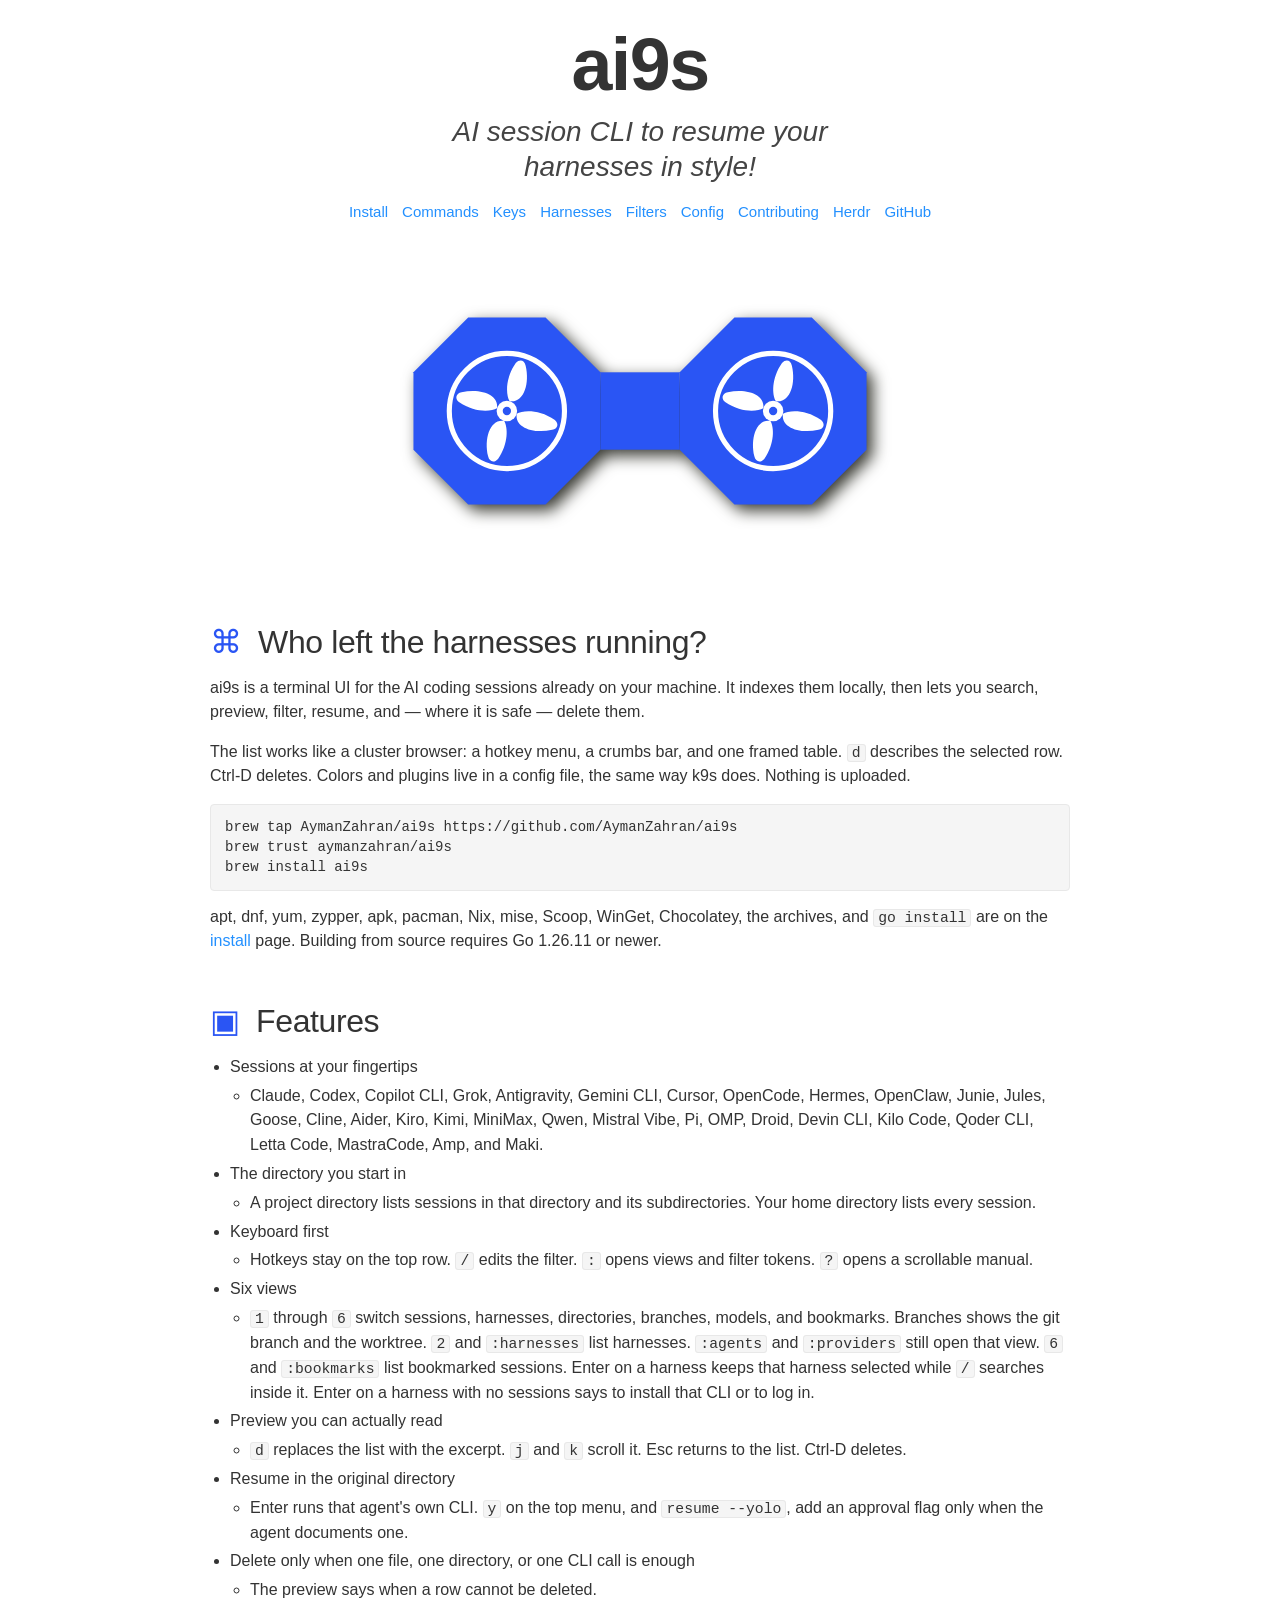
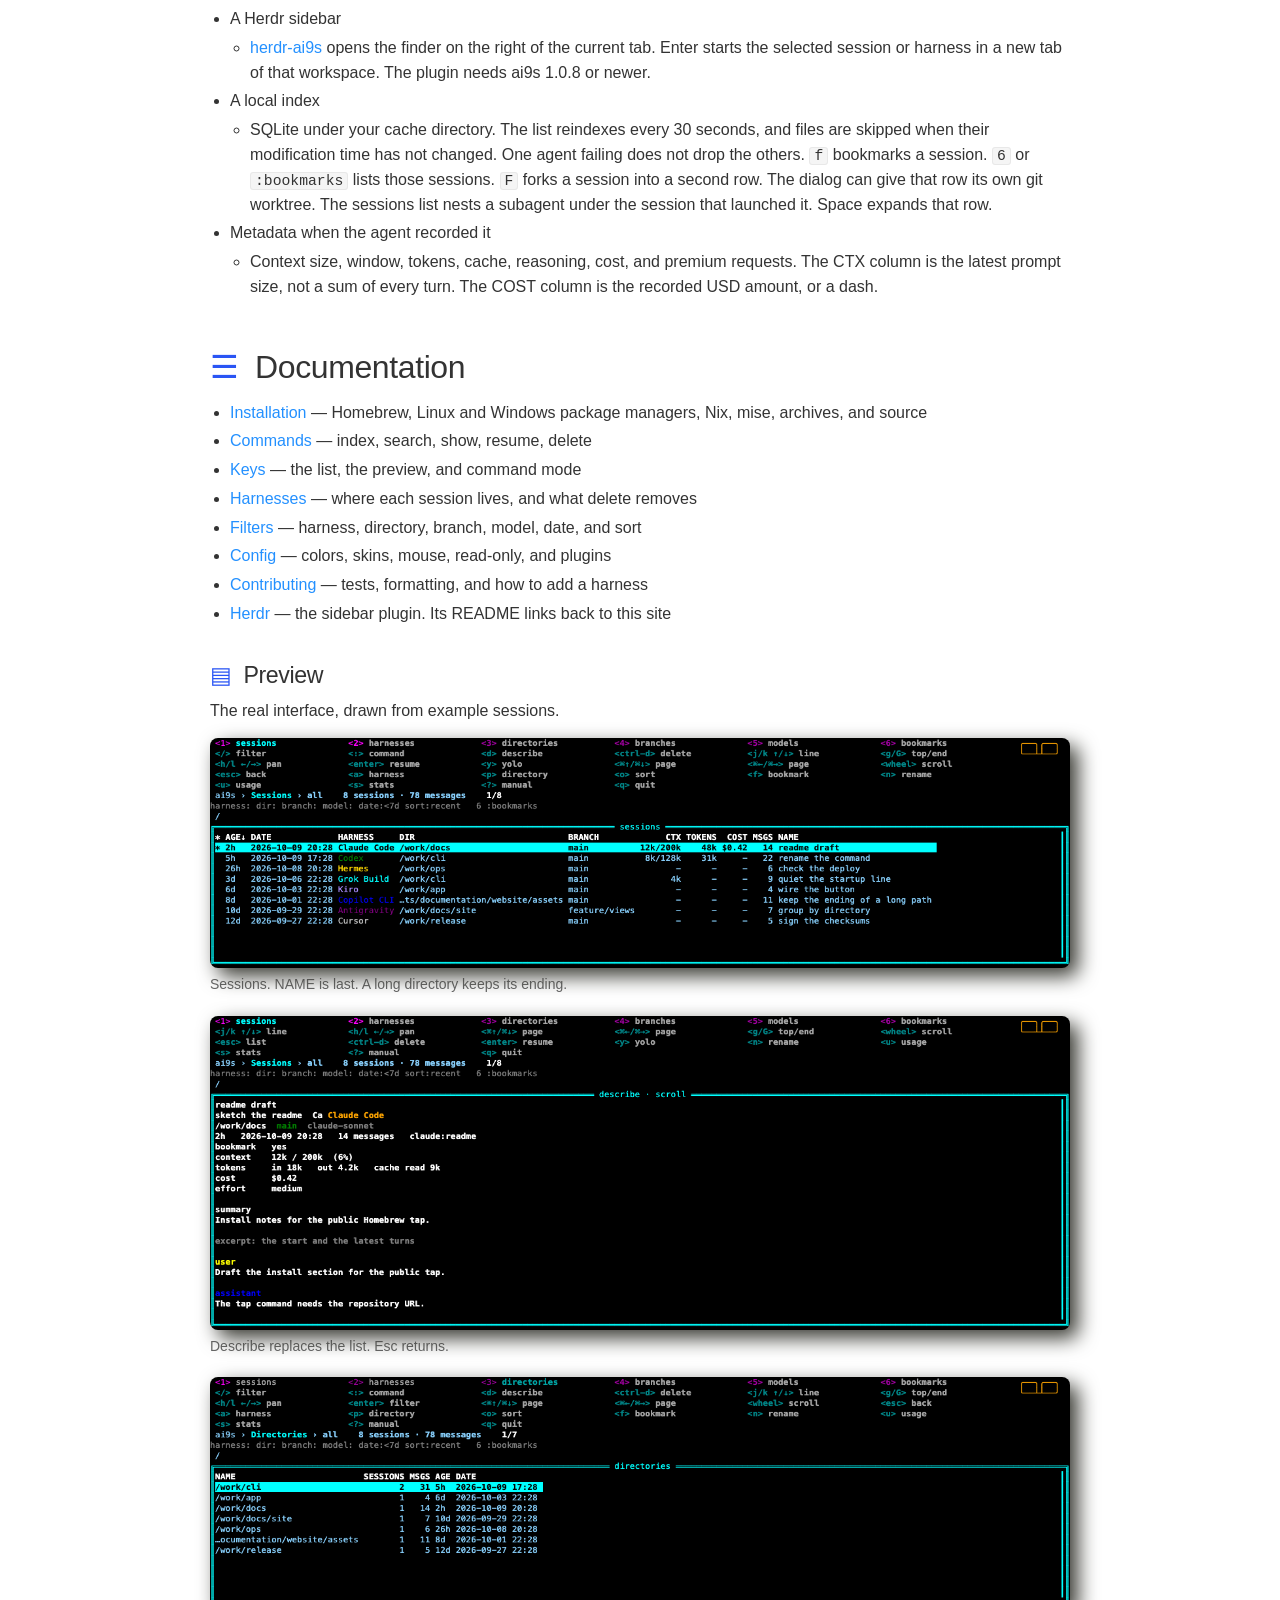
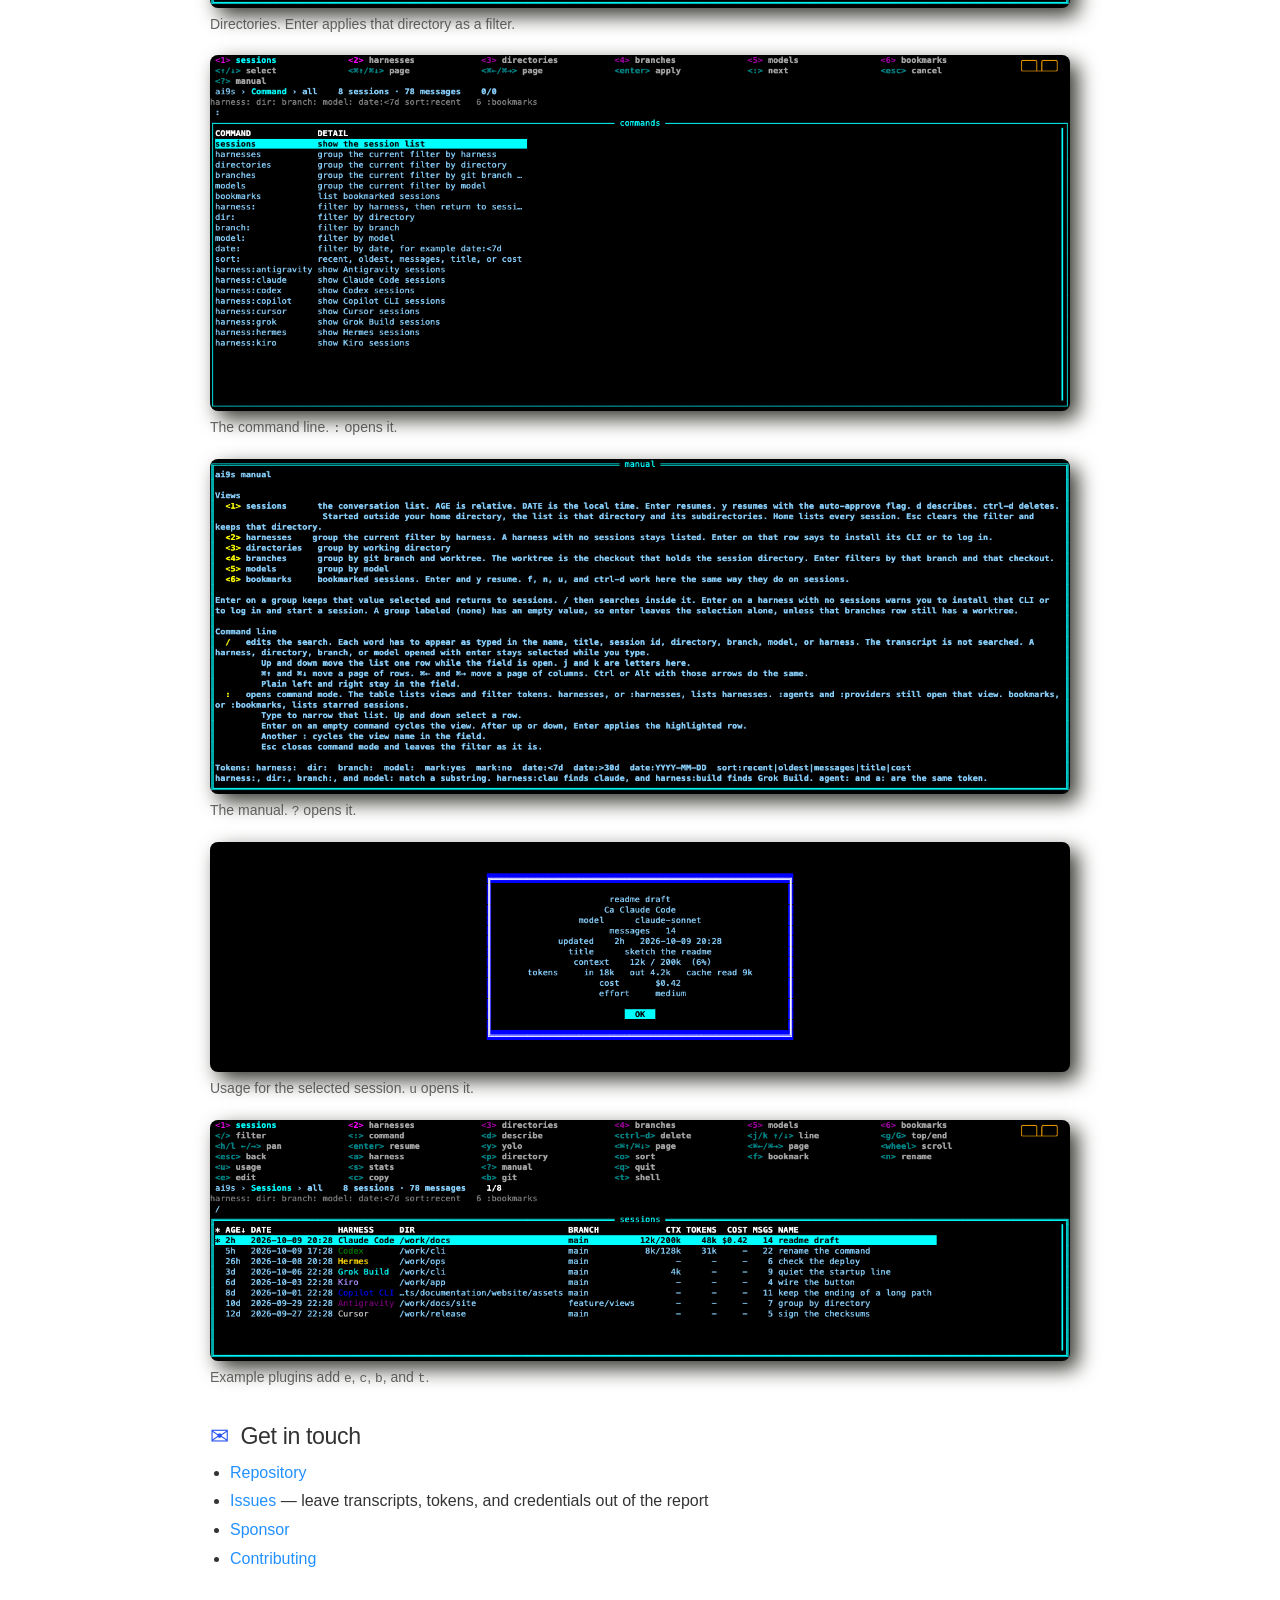
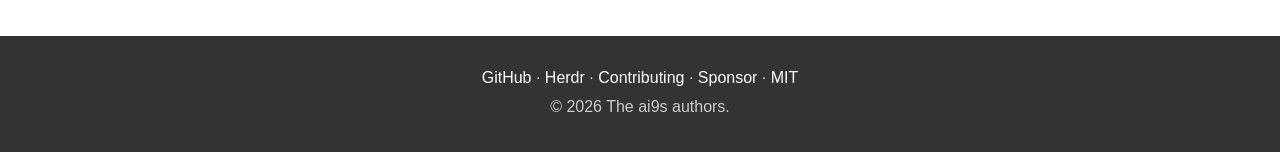
<file: site/index.html>
<!DOCTYPE html>
<html lang="en">
<head>
  <meta charset="utf-8">
  <meta name="viewport" content="width=device-width, initial-scale=1">
  <title>ai9s — Resume your AI coding sessions in style</title>
  <meta name="description" content="ai9s is a terminal UI for the AI coding sessions already on your machine. Search, preview, filter, resume, and delete them from one list.">
  <link rel="stylesheet" href="css/main.css">
  <link rel="icon" href="assets/icon.svg" type="image/svg+xml">
  <link rel="canonical" href="https://ai9scli.io/">
  <meta property="og:title" content="ai9s — Resume your AI coding sessions in style">
  <meta property="og:description" content="A terminal UI for the AI coding sessions already on your machine.">
  <meta property="og:image" content="https://ai9scli.io/assets/logo.png">
  <meta property="og:type" content="website">
</head>
<body>
  <header class="site-header">
    <a class="site-logo" href="index.html">ai9s</a>
    <p class="cite">AI session CLI to resume your harnesses in style!</p>
    <nav class="site-nav" aria-label="Documentation">
      <a href="install.html">Install</a>
      <a href="commands.html">Commands</a>
      <a href="keys.html">Keys</a>
      <a href="agents.html">Harnesses</a>
      <a href="filters.html">Filters</a>
      <a href="config.html">Config</a>
      <a href="contributing.html">Contributing</a>
      <a href="https://github.com/AymanZahran/herdr-ai9s">Herdr</a>
      <a href="https://github.com/AymanZahran/ai9s">GitHub</a>
    </nav>
  </header>

  <img class="hero" src="assets/logo.svg" alt="ai9s logo: two blue octagons joined like a bone, each with a white propeller">

  <main>
    <h1><span class="mark" aria-hidden="true">⌘</span> Who left the harnesses running?</h1>
    <p>ai9s is a terminal UI for the AI coding sessions already on your machine. It indexes them locally, then lets you search, preview, filter, resume, and — where it is safe — delete them.</p>
    <p>The list works like a cluster browser: a hotkey menu, a crumbs bar, and one framed table. <code>d</code> describes the selected row. Ctrl-D deletes. Colors and plugins live in a config file, the same way k9s does. Nothing is uploaded.</p>

    <pre><code>brew tap AymanZahran/ai9s https://github.com/AymanZahran/ai9s
brew trust aymanzahran/ai9s
brew install ai9s</code></pre>
    <p>apt, dnf, yum, zypper, apk, pacman, Nix, mise, Scoop, WinGet, Chocolatey, the archives, and <code>go install</code> are on the <a href="install.html">install</a> page. Building from source requires Go 1.26.11 or newer.</p>

    <h1><span class="mark" aria-hidden="true">▣</span> Features</h1>
    <ul>
      <li>Sessions at your fingertips
        <ul>
          <li>Claude, Codex, Copilot CLI, Grok, Antigravity, Gemini CLI, Cursor, OpenCode, Hermes, OpenClaw, Junie, Jules, Goose, Cline, Aider, Kiro, Kimi, MiniMax, Qwen, Mistral Vibe, Pi, OMP, Droid, Devin CLI, Kilo Code, Qoder CLI, Letta Code, MastraCode, Amp, and Maki.</li>
        </ul>
      </li>
      <li>The directory you start in
        <ul>
          <li>A project directory lists sessions in that directory and its subdirectories. Your home directory lists every session.</li>
        </ul>
      </li>
      <li>Keyboard first
        <ul>
          <li>Hotkeys stay on the top row. <code>/</code> edits the filter. <code>:</code> opens views and filter tokens. <code>?</code> opens a scrollable manual.</li>
        </ul>
      </li>
      <li>Six views
        <ul>
          <li><code>1</code> through <code>6</code> switch sessions, harnesses, directories, branches, models, and bookmarks. Branches shows the git branch and the worktree. <code>2</code> and <code>:harnesses</code> list harnesses. <code>:agents</code> and <code>:providers</code> still open that view. <code>6</code> and <code>:bookmarks</code> list bookmarked sessions. Enter on a harness keeps that harness selected while <code>/</code> searches inside it. Enter on a harness with no sessions says to install that CLI or to log in.</li>
        </ul>
      </li>
      <li>Preview you can actually read
        <ul>
          <li><code>d</code> replaces the list with the excerpt. <code>j</code> and <code>k</code> scroll it. Esc returns to the list. Ctrl-D deletes.</li>
        </ul>
      </li>
      <li>Resume in the original directory
        <ul>
          <li>Enter runs that agent's own CLI. <code>y</code> on the top menu, and <code>resume --yolo</code>, add an approval flag only when the agent documents one.</li>
        </ul>
      </li>
      <li>Delete only when one file, one directory, or one CLI call is enough
        <ul>
          <li>The preview says when a row cannot be deleted.</li>
        </ul>
      </li>
      <li>A Herdr sidebar
        <ul>
          <li><a href="https://github.com/AymanZahran/herdr-ai9s">herdr-ai9s</a> opens the finder on the right of the current tab. Enter starts the selected session or harness in a new tab of that workspace. The plugin needs ai9s 1.0.8 or newer.</li>
        </ul>
      </li>
      <li>A local index
        <ul>
          <li>SQLite under your cache directory. The list reindexes every 30 seconds, and files are skipped when their modification time has not changed. One agent failing does not drop the others. <code>f</code> bookmarks a session. <code>6</code> or <code>:bookmarks</code> lists those sessions. <code>F</code> forks a session into a second row. The dialog can give that row its own git worktree. The sessions list nests a subagent under the session that launched it. Space expands that row.</li>
        </ul>
      </li>
      <li>Metadata when the agent recorded it
        <ul>
          <li>Context size, window, tokens, cache, reasoning, cost, and premium requests. The CTX column is the latest prompt size, not a sum of every turn. The COST column is the recorded USD amount, or a dash.</li>
        </ul>
      </li>
    </ul>

    <h1><span class="mark" aria-hidden="true">☰</span> Documentation</h1>
    <ul>
      <li><a href="install.html">Installation</a> — Homebrew, Linux and Windows package managers, Nix, mise, archives, and source</li>
      <li><a href="commands.html">Commands</a> — index, search, show, resume, delete</li>
      <li><a href="keys.html">Keys</a> — the list, the preview, and command mode</li>
      <li><a href="agents.html">Harnesses</a> — where each session lives, and what delete removes</li>
      <li><a href="filters.html">Filters</a> — harness, directory, branch, model, date, and sort</li>
      <li><a href="config.html">Config</a> — colors, skins, mouse, read-only, and plugins</li>
      <li><a href="contributing.html">Contributing</a> — tests, formatting, and how to add a harness</li>
      <li><a href="https://github.com/AymanZahran/herdr-ai9s">Herdr</a> — the sidebar plugin. Its README links back to this site</li>
    </ul>

    <h2><span class="mark" aria-hidden="true">▤</span> Preview</h2>
    <p>The real interface, drawn from example sessions.</p>
    <figure class="shot">
      <img src="assets/shots/sessions.png" alt="Session list. The rows are example sessions.">
      <figcaption>Sessions. NAME is last. A long directory keeps its ending.</figcaption>
    </figure>
    <figure class="shot">
      <img src="assets/shots/describe.png" alt="Describe view for an example session, including context and tokens.">
      <figcaption>Describe replaces the list. Esc returns.</figcaption>
    </figure>
    <figure class="shot">
      <img src="assets/shots/directories.png" alt="Directories view. A long path keeps its ending.">
      <figcaption>Directories. Enter applies that directory as a filter.</figcaption>
    </figure>
    <figure class="shot">
      <img src="assets/shots/command.png" alt="Command line with view and filter suggestions.">
      <figcaption>The command line. <code>:</code> opens it.</figcaption>
    </figure>
    <figure class="shot">
      <img src="assets/shots/manual.png" alt="The scrollable manual.">
      <figcaption>The manual. <code>?</code> opens it.</figcaption>
    </figure>
    <figure class="shot">
      <img src="assets/shots/usage.png" alt="Usage for the selected example session.">
      <figcaption>Usage for the selected session. <code>u</code> opens it.</figcaption>
    </figure>
    <figure class="shot">
      <img src="assets/shots/plugins.png" alt="Session list with the example plugin keys on the menu.">
      <figcaption>Example plugins add <code>e</code>, <code>c</code>, <code>b</code>, and <code>t</code>.</figcaption>
    </figure>

    <h2><span class="mark" aria-hidden="true">✉</span> Get in touch</h2>
    <ul>
      <li><a href="https://github.com/AymanZahran/ai9s">Repository</a></li>
      <li><a href="https://github.com/AymanZahran/ai9s/issues">Issues</a> — leave transcripts, tokens, and credentials out of the report</li>
      <li><a href="https://github.com/sponsors/AymanZahran">Sponsor</a></li>
      <li><a href="contributing.html">Contributing</a></li>
    </ul>
  </main>

  <footer class="site-footer">
    <p><a href="https://github.com/AymanZahran/ai9s">GitHub</a> · <a href="https://github.com/AymanZahran/herdr-ai9s">Herdr</a> · <a href="contributing.html">Contributing</a> · <a href="https://github.com/sponsors/AymanZahran">Sponsor</a> · <a href="https://github.com/AymanZahran/ai9s/blob/main/LICENSE">MIT</a></p>
    <p>© 2026 The ai9s authors.</p>
  </footer>
</body>
</html>
</file>
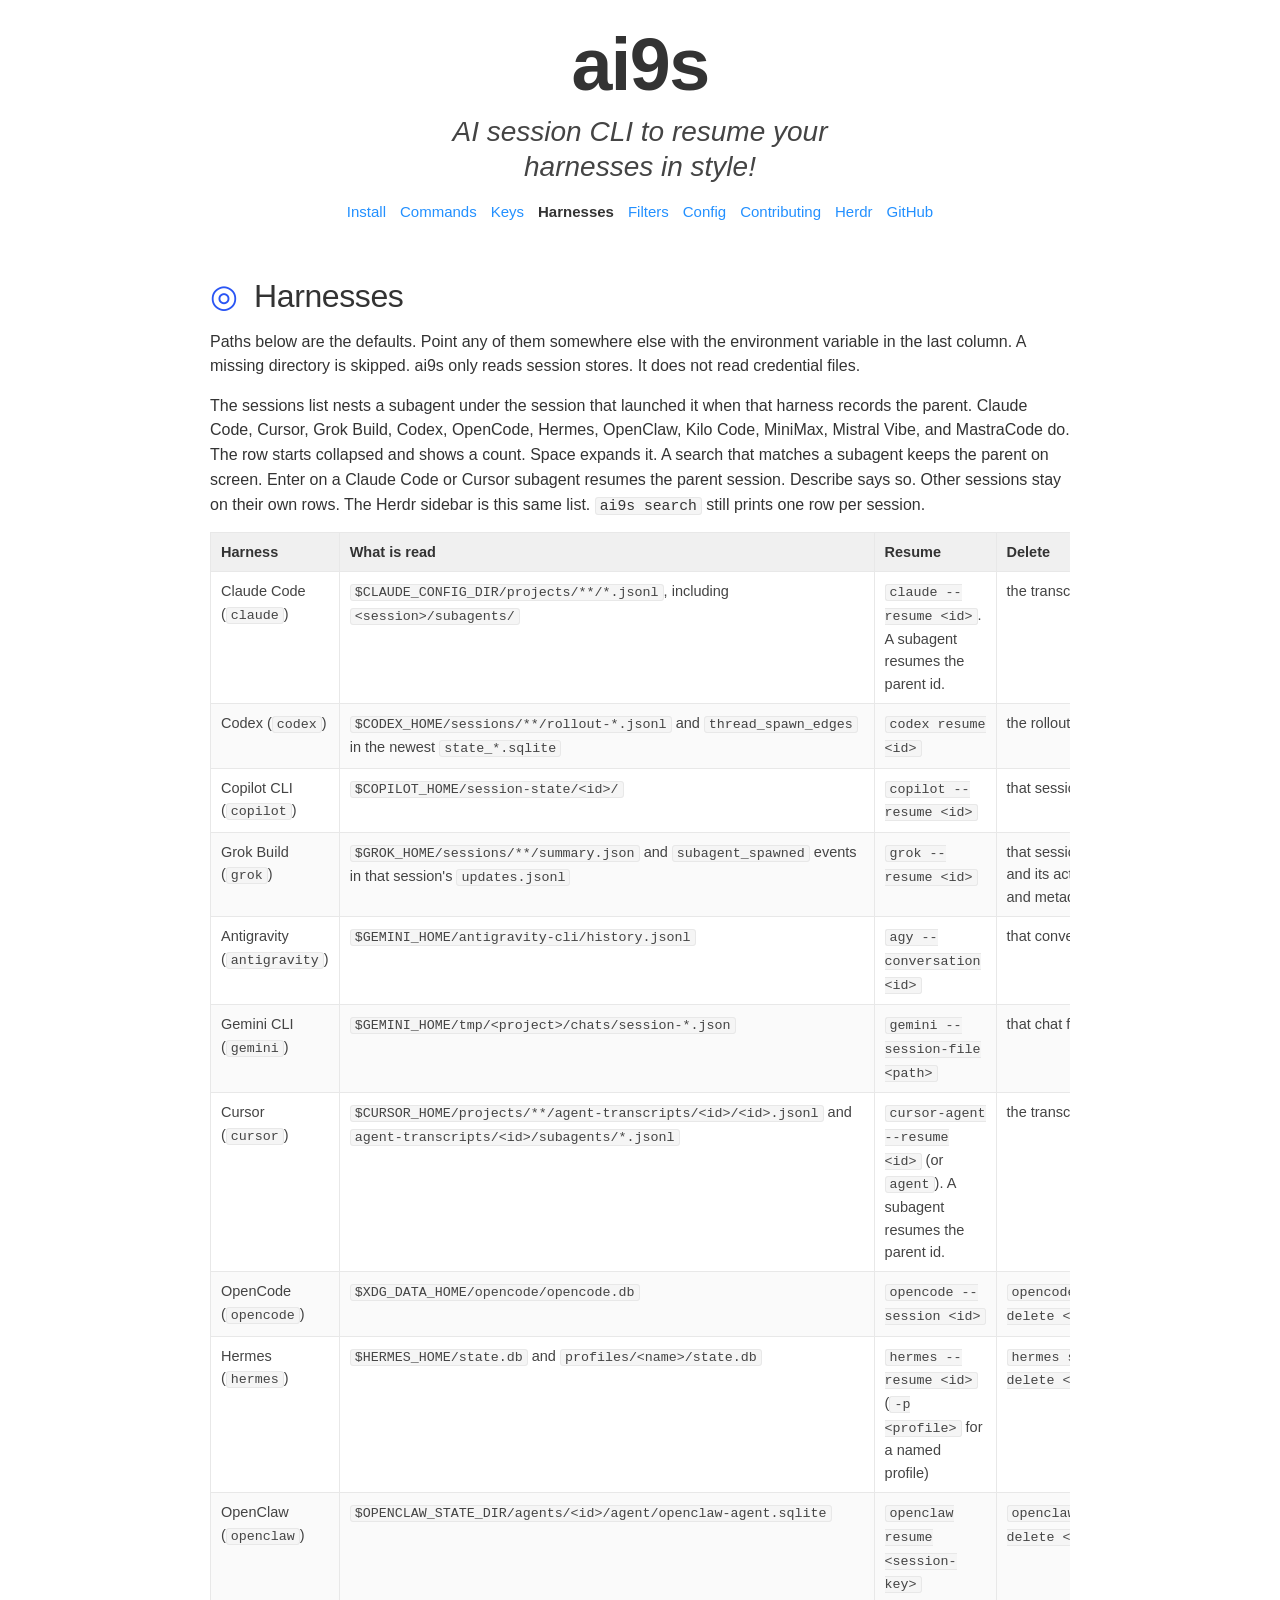
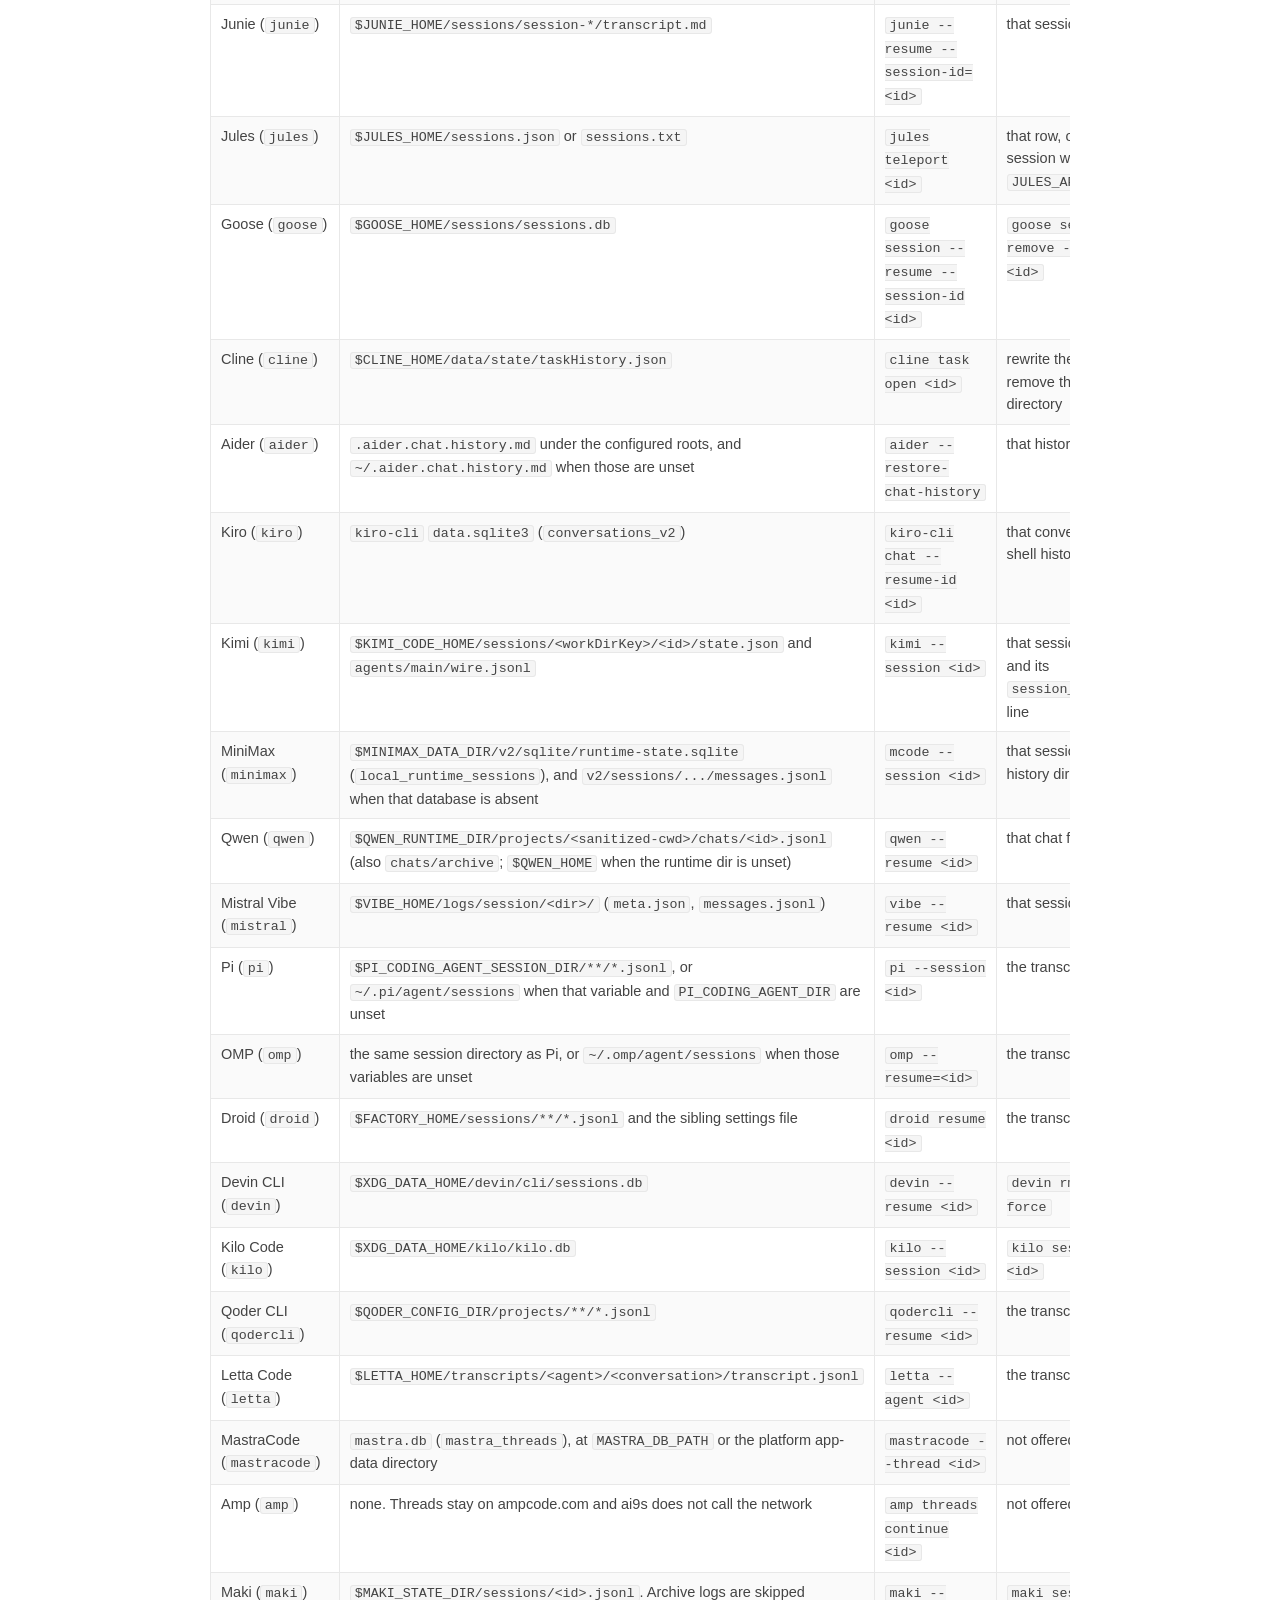
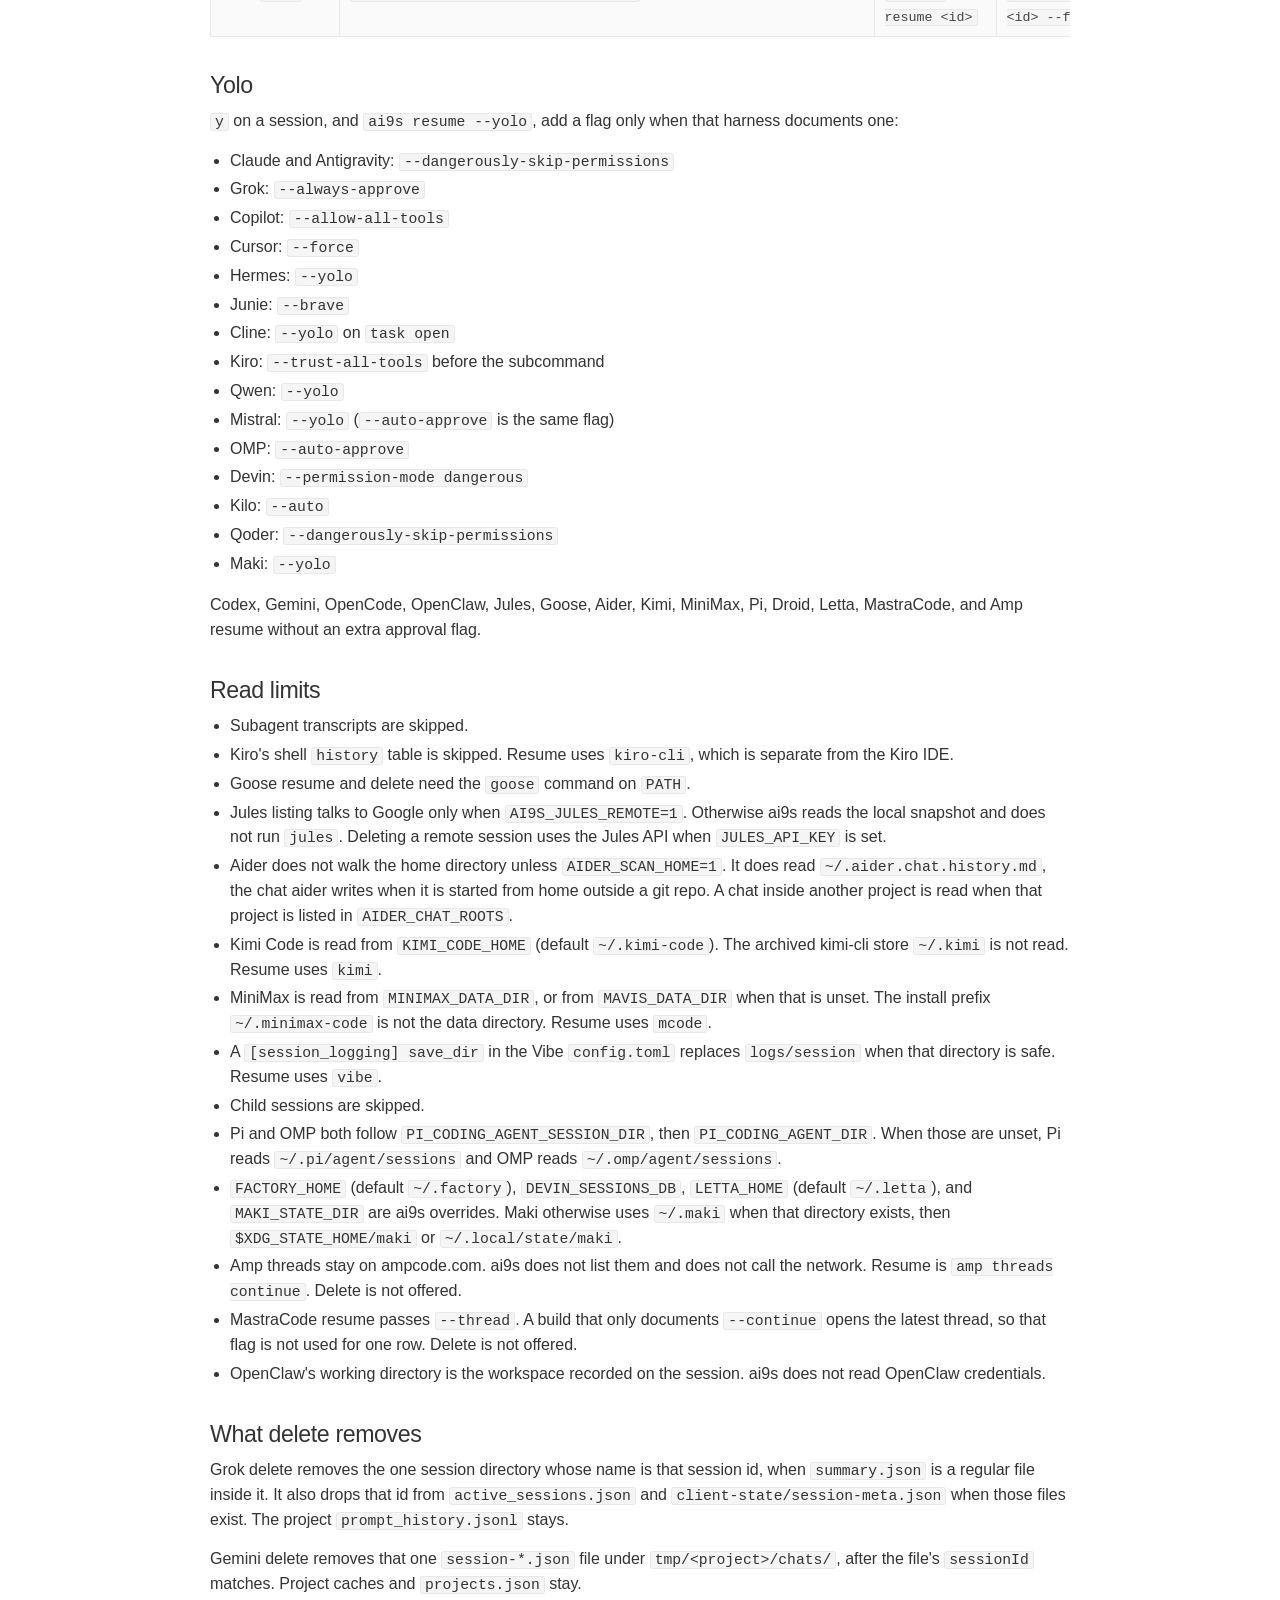
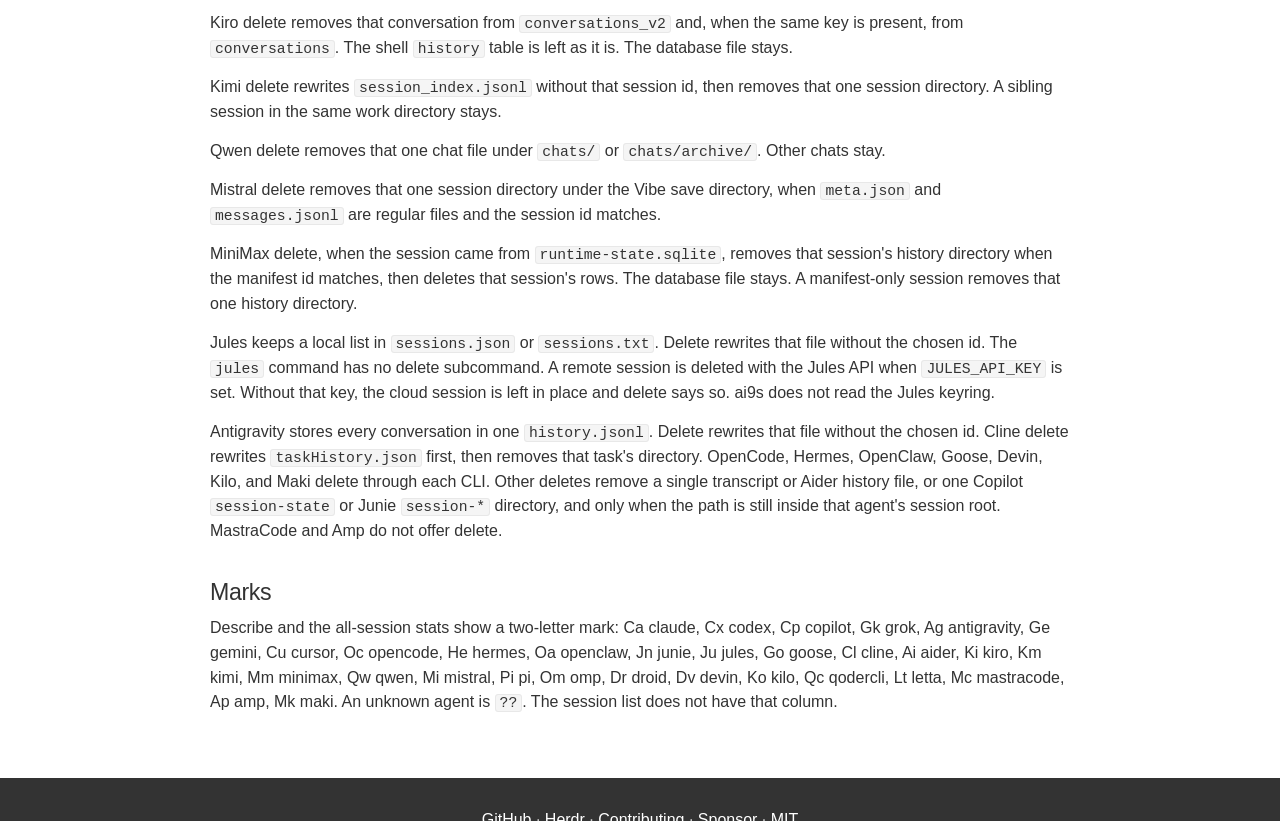
<file: site/agents.html>
<!DOCTYPE html>
<html lang="en">
<head>
  <meta charset="utf-8">
  <meta name="viewport" content="width=device-width, initial-scale=1">
  <title>Harnesses — ai9s</title>
  <meta name="description" content="Which AI coding harnesses ai9s indexes, how each one resumes, and what delete removes.">
  <link rel="stylesheet" href="css/main.css">
  <link rel="icon" href="assets/icon.svg" type="image/svg+xml">
  <link rel="canonical" href="https://ai9scli.io/agents.html">
</head>
<body>
  <header class="site-header">
    <a class="site-logo" href="index.html">ai9s</a>
    <p class="cite">AI session CLI to resume your harnesses in style!</p>
    <nav class="site-nav" aria-label="Documentation">
      <a href="install.html">Install</a>
      <a href="commands.html">Commands</a>
      <a href="keys.html">Keys</a>
      <a href="agents.html" aria-current="page">Harnesses</a>
      <a href="filters.html">Filters</a>
      <a href="config.html">Config</a>
      <a href="contributing.html">Contributing</a>
      <a href="https://github.com/AymanZahran/herdr-ai9s">Herdr</a>
      <a href="https://github.com/AymanZahran/ai9s">GitHub</a>
    </nav>
  </header>
  <main>
    <h1><span class="mark" aria-hidden="true">◎</span> Harnesses</h1>
    <p>Paths below are the defaults. Point any of them somewhere else with the environment variable in the last column. A missing directory is skipped. ai9s only reads session stores. It does not read credential files.</p>
    <p>The sessions list nests a subagent under the session that launched it when that harness records the parent. Claude Code, Cursor, Grok Build, Codex, OpenCode, Hermes, OpenClaw, Kilo Code, MiniMax, Mistral Vibe, and MastraCode do. The row starts collapsed and shows a count. Space expands it. A search that matches a subagent keeps the parent on screen. Enter on a Claude Code or Cursor subagent resumes the parent session. Describe says so. Other sessions stay on their own rows. The Herdr sidebar is this same list. <code>ai9s search</code> still prints one row per session.</p>
    <div class="table-wrap">
      <table>
        <thead>
          <tr><th>Harness</th><th>What is read</th><th>Resume</th><th>Delete</th><th>Override</th></tr>
        </thead>
        <tbody>
          <tr><td>Claude Code (<code>claude</code>)</td><td><code>$CLAUDE_CONFIG_DIR/projects/**/*.jsonl</code>, including <code>&lt;session&gt;/subagents/</code></td><td><code>claude --resume &lt;id&gt;</code>. A subagent resumes the parent id.</td><td>the transcript file</td><td><code>CLAUDE_CONFIG_DIR</code></td></tr>
          <tr><td>Codex (<code>codex</code>)</td><td><code>$CODEX_HOME/sessions/**/rollout-*.jsonl</code> and <code>thread_spawn_edges</code> in the newest <code>state_*.sqlite</code></td><td><code>codex resume &lt;id&gt;</code></td><td>the rollout file</td><td><code>CODEX_HOME</code></td></tr>
          <tr><td>Copilot CLI (<code>copilot</code>)</td><td><code>$COPILOT_HOME/session-state/&lt;id&gt;/</code></td><td><code>copilot --resume &lt;id&gt;</code></td><td>that session directory</td><td><code>COPILOT_HOME</code></td></tr>
          <tr><td>Grok Build (<code>grok</code>)</td><td><code>$GROK_HOME/sessions/**/summary.json</code> and <code>subagent_spawned</code> events in that session's <code>updates.jsonl</code></td><td><code>grok --resume &lt;id&gt;</code></td><td>that session directory, and its active-session and metadata entries</td><td><code>GROK_HOME</code></td></tr>
          <tr><td>Antigravity (<code>antigravity</code>)</td><td><code>$GEMINI_HOME/antigravity-cli/history.jsonl</code></td><td><code>agy --conversation &lt;id&gt;</code></td><td>that conversation's lines</td><td><code>GEMINI_HOME</code></td></tr>
          <tr><td>Gemini CLI (<code>gemini</code>)</td><td><code>$GEMINI_HOME/tmp/&lt;project&gt;/chats/session-*.json</code></td><td><code>gemini --session-file &lt;path&gt;</code></td><td>that chat file</td><td><code>GEMINI_HOME</code></td></tr>
          <tr><td>Cursor (<code>cursor</code>)</td><td><code>$CURSOR_HOME/projects/**/agent-transcripts/&lt;id&gt;/&lt;id&gt;.jsonl</code> and <code>agent-transcripts/&lt;id&gt;/subagents/*.jsonl</code></td><td><code>cursor-agent --resume &lt;id&gt;</code> (or <code>agent</code>). A subagent resumes the parent id.</td><td>the transcript file</td><td><code>CURSOR_HOME</code></td></tr>
          <tr><td>OpenCode (<code>opencode</code>)</td><td><code>$XDG_DATA_HOME/opencode/opencode.db</code></td><td><code>opencode --session &lt;id&gt;</code></td><td><code>opencode session delete &lt;id&gt;</code></td><td><code>OPENCODE_DB</code></td></tr>
          <tr><td>Hermes (<code>hermes</code>)</td><td><code>$HERMES_HOME/state.db</code> and <code>profiles/&lt;name&gt;/state.db</code></td><td><code>hermes --resume &lt;id&gt;</code> (<code>-p &lt;profile&gt;</code> for a named profile)</td><td><code>hermes sessions delete &lt;id&gt; --yes</code></td><td><code>HERMES_HOME</code></td></tr>
          <tr><td>OpenClaw (<code>openclaw</code>)</td><td><code>$OPENCLAW_STATE_DIR/agents/&lt;id&gt;/agent/openclaw-agent.sqlite</code></td><td><code>openclaw resume &lt;session-key&gt;</code></td><td><code>openclaw sessions delete &lt;key&gt; --yes</code></td><td><code>OPENCLAW_STATE_DIR</code>, else <code>OPENCLAW_HOME</code></td></tr>
          <tr><td>Junie (<code>junie</code>)</td><td><code>$JUNIE_HOME/sessions/session-*/transcript.md</code></td><td><code>junie --resume --session-id=&lt;id&gt;</code></td><td>that session directory</td><td><code>JUNIE_HOME</code></td></tr>
          <tr><td>Jules (<code>jules</code>)</td><td><code>$JULES_HOME/sessions.json</code> or <code>sessions.txt</code></td><td><code>jules teleport &lt;id&gt;</code></td><td>that row, or the cloud session when <code>JULES_API_KEY</code> is set</td><td><code>JULES_HOME</code></td></tr>
          <tr><td>Goose (<code>goose</code>)</td><td><code>$GOOSE_HOME/sessions/sessions.db</code></td><td><code>goose session --resume --session-id &lt;id&gt;</code></td><td><code>goose session remove --session-id &lt;id&gt;</code></td><td><code>GOOSE_HOME</code></td></tr>
          <tr><td>Cline (<code>cline</code>)</td><td><code>$CLINE_HOME/data/state/taskHistory.json</code></td><td><code>cline task open &lt;id&gt;</code></td><td>rewrite the history, then remove the task directory</td><td><code>CLINE_HOME</code></td></tr>
          <tr><td>Aider (<code>aider</code>)</td><td><code>.aider.chat.history.md</code> under the configured roots, and <code>~/.aider.chat.history.md</code> when those are unset</td><td><code>aider --restore-chat-history</code></td><td>that history file</td><td><code>AIDER_CHAT_ROOTS</code>, <code>AIDER_HOME</code>, <code>AIDER_CHAT_HISTORY</code></td></tr>
          <tr><td>Kiro (<code>kiro</code>)</td><td><code>kiro-cli</code> <code>data.sqlite3</code> (<code>conversations_v2</code>)</td><td><code>kiro-cli chat --resume-id &lt;id&gt;</code></td><td>that conversation; the shell history table stays</td><td><code>KIRO_CLI_DB</code>, else <code>KIRO_HOME</code></td></tr>
          <tr><td>Kimi (<code>kimi</code>)</td><td><code>$KIMI_CODE_HOME/sessions/&lt;workDirKey&gt;/&lt;id&gt;/state.json</code> and <code>agents/main/wire.jsonl</code></td><td><code>kimi --session &lt;id&gt;</code></td><td>that session directory and its <code>session_index.jsonl</code> line</td><td><code>KIMI_CODE_HOME</code></td></tr>
          <tr><td>MiniMax (<code>minimax</code>)</td><td><code>$MINIMAX_DATA_DIR/v2/sqlite/runtime-state.sqlite</code> (<code>local_runtime_sessions</code>), and <code>v2/sessions/.../messages.jsonl</code> when that database is absent</td><td><code>mcode --session &lt;id&gt;</code></td><td>that session row and its history directory</td><td><code>MINIMAX_DATA_DIR</code>, else <code>MAVIS_DATA_DIR</code></td></tr>
          <tr><td>Qwen (<code>qwen</code>)</td><td><code>$QWEN_RUNTIME_DIR/projects/&lt;sanitized-cwd&gt;/chats/&lt;id&gt;.jsonl</code> (also <code>chats/archive</code>; <code>$QWEN_HOME</code> when the runtime dir is unset)</td><td><code>qwen --resume &lt;id&gt;</code></td><td>that chat file</td><td><code>QWEN_RUNTIME_DIR</code>, else <code>QWEN_HOME</code></td></tr>
          <tr><td>Mistral Vibe (<code>mistral</code>)</td><td><code>$VIBE_HOME/logs/session/&lt;dir&gt;/</code> (<code>meta.json</code>, <code>messages.jsonl</code>)</td><td><code>vibe --resume &lt;id&gt;</code></td><td>that session directory</td><td><code>VIBE_HOME</code></td></tr>
          <tr><td>Pi (<code>pi</code>)</td><td><code>$PI_CODING_AGENT_SESSION_DIR/**/*.jsonl</code>, or <code>~/.pi/agent/sessions</code> when that variable and <code>PI_CODING_AGENT_DIR</code> are unset</td><td><code>pi --session &lt;id&gt;</code></td><td>the transcript file</td><td><code>PI_CODING_AGENT_SESSION_DIR</code>, else <code>PI_CODING_AGENT_DIR</code></td></tr>
          <tr><td>OMP (<code>omp</code>)</td><td>the same session directory as Pi, or <code>~/.omp/agent/sessions</code> when those variables are unset</td><td><code>omp --resume=&lt;id&gt;</code></td><td>the transcript file</td><td><code>PI_CODING_AGENT_SESSION_DIR</code>, else <code>PI_CODING_AGENT_DIR</code></td></tr>
          <tr><td>Droid (<code>droid</code>)</td><td><code>$FACTORY_HOME/sessions/**/*.jsonl</code> and the sibling settings file</td><td><code>droid resume &lt;id&gt;</code></td><td>the transcript file</td><td><code>FACTORY_HOME</code></td></tr>
          <tr><td>Devin CLI (<code>devin</code>)</td><td><code>$XDG_DATA_HOME/devin/cli/sessions.db</code></td><td><code>devin --resume &lt;id&gt;</code></td><td><code>devin rm &lt;id&gt; --force</code></td><td><code>DEVIN_SESSIONS_DB</code></td></tr>
          <tr><td>Kilo Code (<code>kilo</code>)</td><td><code>$XDG_DATA_HOME/kilo/kilo.db</code></td><td><code>kilo --session &lt;id&gt;</code></td><td><code>kilo session delete &lt;id&gt;</code></td><td><code>KILO_DB</code></td></tr>
          <tr><td>Qoder CLI (<code>qodercli</code>)</td><td><code>$QODER_CONFIG_DIR/projects/**/*.jsonl</code></td><td><code>qodercli --resume &lt;id&gt;</code></td><td>the transcript file</td><td><code>QODER_CONFIG_DIR</code></td></tr>
          <tr><td>Letta Code (<code>letta</code>)</td><td><code>$LETTA_HOME/transcripts/&lt;agent&gt;/&lt;conversation&gt;/transcript.jsonl</code></td><td><code>letta --agent &lt;id&gt;</code></td><td>the transcript file</td><td><code>LETTA_HOME</code></td></tr>
          <tr><td>MastraCode (<code>mastracode</code>)</td><td><code>mastra.db</code> (<code>mastra_threads</code>), at <code>MASTRA_DB_PATH</code> or the platform app-data directory</td><td><code>mastracode --thread &lt;id&gt;</code></td><td>not offered</td><td><code>MASTRA_DB_PATH</code></td></tr>
          <tr><td>Amp (<code>amp</code>)</td><td>none. Threads stay on ampcode.com and ai9s does not call the network</td><td><code>amp threads continue &lt;id&gt;</code></td><td>not offered</td><td>none</td></tr>
          <tr><td>Maki (<code>maki</code>)</td><td><code>$MAKI_STATE_DIR/sessions/&lt;id&gt;.jsonl</code>. Archive logs are skipped</td><td><code>maki --resume &lt;id&gt;</code></td><td><code>maki session delete &lt;id&gt; --force</code></td><td><code>MAKI_STATE_DIR</code></td></tr>
        </tbody>
      </table>
    </div>

    <h2>Yolo</h2>
    <p><code>y</code> on a session, and <code>ai9s resume --yolo</code>, add a flag only when that harness documents one:</p>
    <ul>
      <li>Claude and Antigravity: <code>--dangerously-skip-permissions</code></li>
      <li>Grok: <code>--always-approve</code></li>
      <li>Copilot: <code>--allow-all-tools</code></li>
      <li>Cursor: <code>--force</code></li>
      <li>Hermes: <code>--yolo</code></li>
      <li>Junie: <code>--brave</code></li>
      <li>Cline: <code>--yolo</code> on <code>task open</code></li>
      <li>Kiro: <code>--trust-all-tools</code> before the subcommand</li>
      <li>Qwen: <code>--yolo</code></li>
      <li>Mistral: <code>--yolo</code> (<code>--auto-approve</code> is the same flag)</li>
      <li>OMP: <code>--auto-approve</code></li>
      <li>Devin: <code>--permission-mode dangerous</code></li>
      <li>Kilo: <code>--auto</code></li>
      <li>Qoder: <code>--dangerously-skip-permissions</code></li>
      <li>Maki: <code>--yolo</code></li>
    </ul>
    <p>Codex, Gemini, OpenCode, OpenClaw, Jules, Goose, Aider, Kimi, MiniMax, Pi, Droid, Letta, MastraCode, and Amp resume without an extra approval flag.</p>

    <h2>Read limits</h2>
    <ul>
      <li>Subagent transcripts are skipped.</li>
      <li>Kiro's shell <code>history</code> table is skipped. Resume uses <code>kiro-cli</code>, which is separate from the Kiro IDE.</li>
      <li>Goose resume and delete need the <code>goose</code> command on <code>PATH</code>.</li>
      <li>Jules listing talks to Google only when <code>AI9S_JULES_REMOTE=1</code>. Otherwise ai9s reads the local snapshot and does not run <code>jules</code>. Deleting a remote session uses the Jules API when <code>JULES_API_KEY</code> is set.</li>
      <li>Aider does not walk the home directory unless <code>AIDER_SCAN_HOME=1</code>. It does read <code>~/.aider.chat.history.md</code>, the chat aider writes when it is started from home outside a git repo. A chat inside another project is read when that project is listed in <code>AIDER_CHAT_ROOTS</code>.</li>
      <li>Kimi Code is read from <code>KIMI_CODE_HOME</code> (default <code>~/.kimi-code</code>). The archived kimi-cli store <code>~/.kimi</code> is not read. Resume uses <code>kimi</code>.</li>
      <li>MiniMax is read from <code>MINIMAX_DATA_DIR</code>, or from <code>MAVIS_DATA_DIR</code> when that is unset. The install prefix <code>~/.minimax-code</code> is not the data directory. Resume uses <code>mcode</code>.</li>
      <li>A <code>[session_logging] save_dir</code> in the Vibe <code>config.toml</code> replaces <code>logs/session</code> when that directory is safe. Resume uses <code>vibe</code>.</li>
      <li>Child sessions are skipped.</li>
      <li>Pi and OMP both follow <code>PI_CODING_AGENT_SESSION_DIR</code>, then <code>PI_CODING_AGENT_DIR</code>. When those are unset, Pi reads <code>~/.pi/agent/sessions</code> and OMP reads <code>~/.omp/agent/sessions</code>.</li>
      <li><code>FACTORY_HOME</code> (default <code>~/.factory</code>), <code>DEVIN_SESSIONS_DB</code>, <code>LETTA_HOME</code> (default <code>~/.letta</code>), and <code>MAKI_STATE_DIR</code> are ai9s overrides. Maki otherwise uses <code>~/.maki</code> when that directory exists, then <code>$XDG_STATE_HOME/maki</code> or <code>~/.local/state/maki</code>.</li>
      <li>Amp threads stay on ampcode.com. ai9s does not list them and does not call the network. Resume is <code>amp threads continue</code>. Delete is not offered.</li>
      <li>MastraCode resume passes <code>--thread</code>. A build that only documents <code>--continue</code> opens the latest thread, so that flag is not used for one row. Delete is not offered.</li>
      <li>OpenClaw's working directory is the workspace recorded on the session. ai9s does not read OpenClaw credentials.</li>
    </ul>

    <h2>What delete removes</h2>
    <p>Grok delete removes the one session directory whose name is that session id, when <code>summary.json</code> is a regular file inside it. It also drops that id from <code>active_sessions.json</code> and <code>client-state/session-meta.json</code> when those files exist. The project <code>prompt_history.jsonl</code> stays.</p>
    <p>Gemini delete removes that one <code>session-*.json</code> file under <code>tmp/&lt;project&gt;/chats/</code>, after the file's <code>sessionId</code> matches. Project caches and <code>projects.json</code> stay.</p>
    <p>Kiro delete removes that conversation from <code>conversations_v2</code> and, when the same key is present, from <code>conversations</code>. The shell <code>history</code> table is left as it is. The database file stays.</p>
    <p>Kimi delete rewrites <code>session_index.jsonl</code> without that session id, then removes that one session directory. A sibling session in the same work directory stays.</p>
    <p>Qwen delete removes that one chat file under <code>chats/</code> or <code>chats/archive/</code>. Other chats stay.</p>
    <p>Mistral delete removes that one session directory under the Vibe save directory, when <code>meta.json</code> and <code>messages.jsonl</code> are regular files and the session id matches.</p>
    <p>MiniMax delete, when the session came from <code>runtime-state.sqlite</code>, removes that session's history directory when the manifest id matches, then deletes that session's rows. The database file stays. A manifest-only session removes that one history directory.</p>
    <p>Jules keeps a local list in <code>sessions.json</code> or <code>sessions.txt</code>. Delete rewrites that file without the chosen id. The <code>jules</code> command has no delete subcommand. A remote session is deleted with the Jules API when <code>JULES_API_KEY</code> is set. Without that key, the cloud session is left in place and delete says so. ai9s does not read the Jules keyring.</p>
    <p>Antigravity stores every conversation in one <code>history.jsonl</code>. Delete rewrites that file without the chosen id. Cline delete rewrites <code>taskHistory.json</code> first, then removes that task's directory. OpenCode, Hermes, OpenClaw, Goose, Devin, Kilo, and Maki delete through each CLI. Other deletes remove a single transcript or Aider history file, or one Copilot <code>session-state</code> or Junie <code>session-*</code> directory, and only when the path is still inside that agent's session root. MastraCode and Amp do not offer delete.</p>

    <h2>Marks</h2>
    <p>Describe and the all-session stats show a two-letter mark: Ca claude, Cx codex, Cp copilot, Gk grok, Ag antigravity, Ge gemini, Cu cursor, Oc opencode, He hermes, Oa openclaw, Jn junie, Ju jules, Go goose, Cl cline, Ai aider, Ki kiro, Km kimi, Mm minimax, Qw qwen, Mi mistral, Pi pi, Om omp, Dr droid, Dv devin, Ko kilo, Qc qodercli, Lt letta, Mc mastracode, Ap amp, Mk maki. An unknown agent is <code>??</code>. The session list does not have that column.</p>
  </main>
  <footer class="site-footer">
    <p><a href="https://github.com/AymanZahran/ai9s">GitHub</a> · <a href="https://github.com/AymanZahran/herdr-ai9s">Herdr</a> · <a href="contributing.html">Contributing</a> · <a href="https://github.com/sponsors/AymanZahran">Sponsor</a> · <a href="https://github.com/AymanZahran/ai9s/blob/main/LICENSE">MIT</a></p>
    <p>© 2026 The ai9s authors.</p>
  </footer>
</body>
</html>
</file>
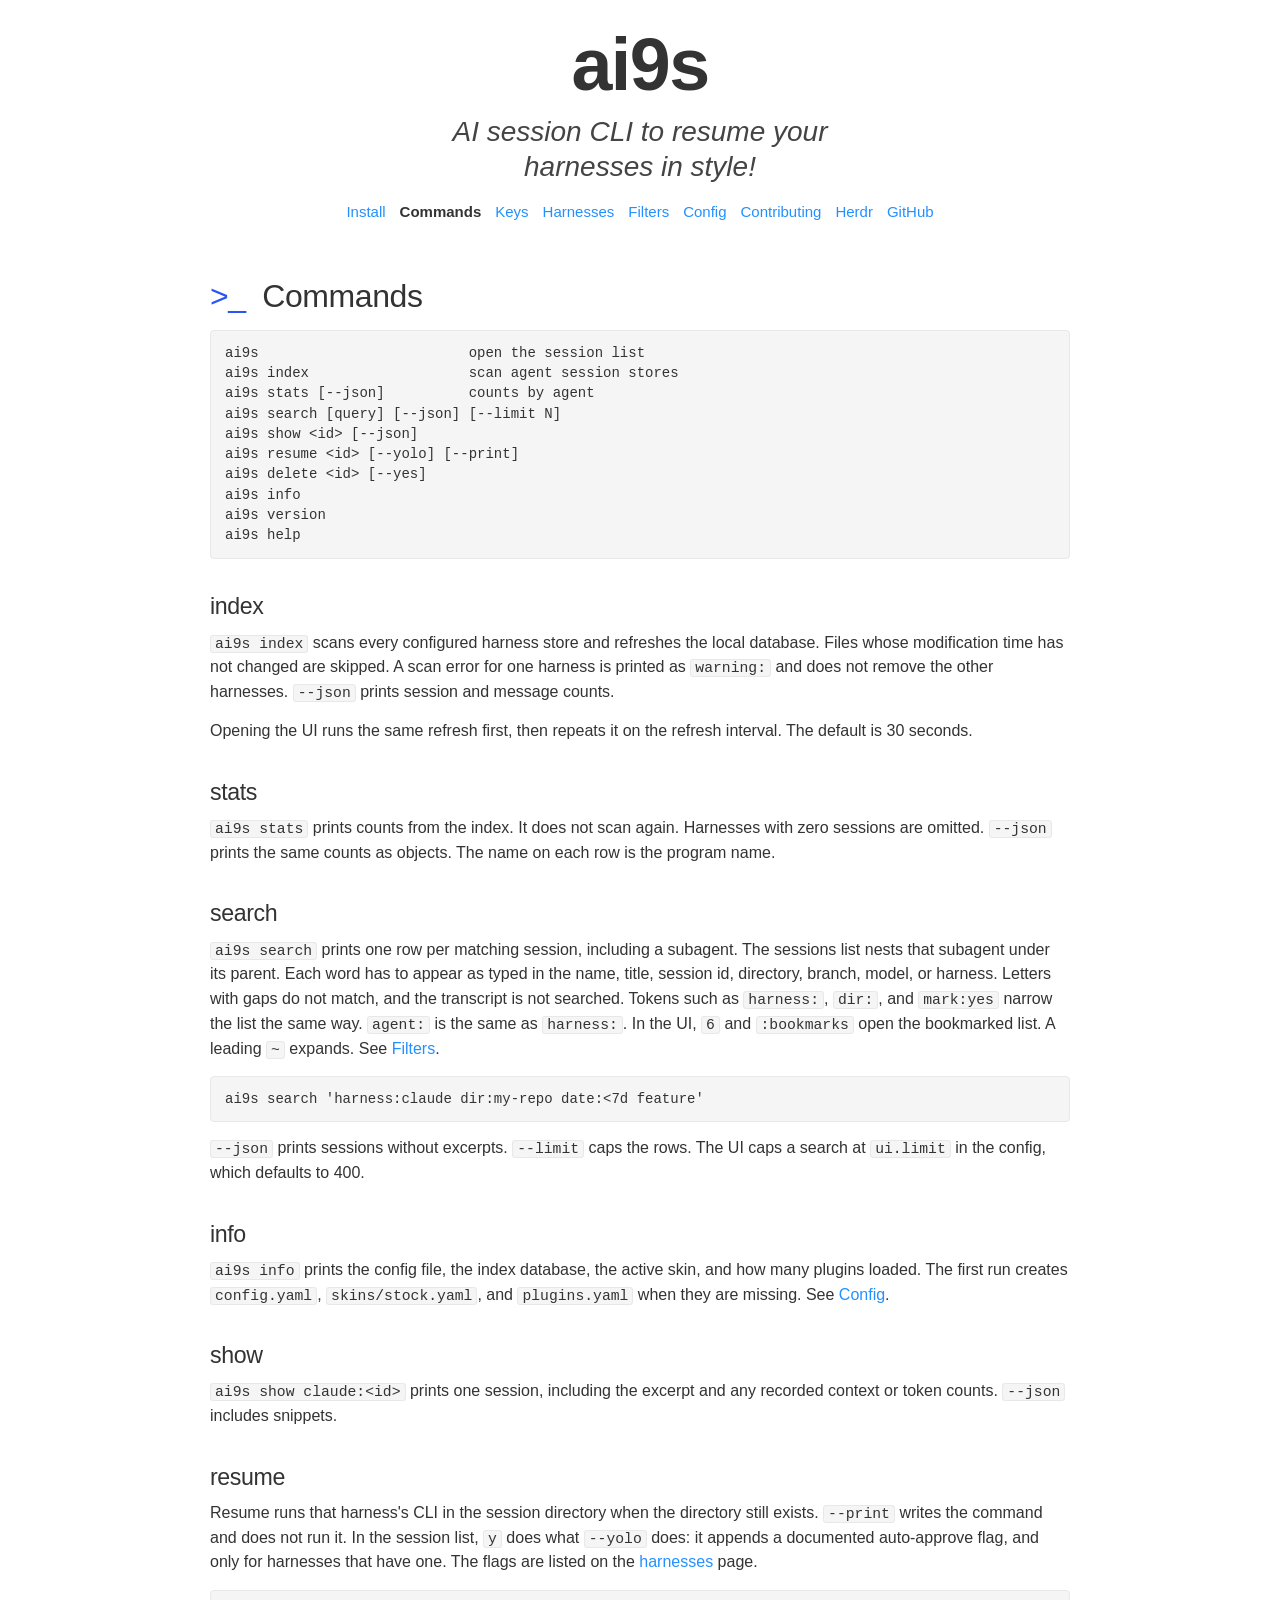
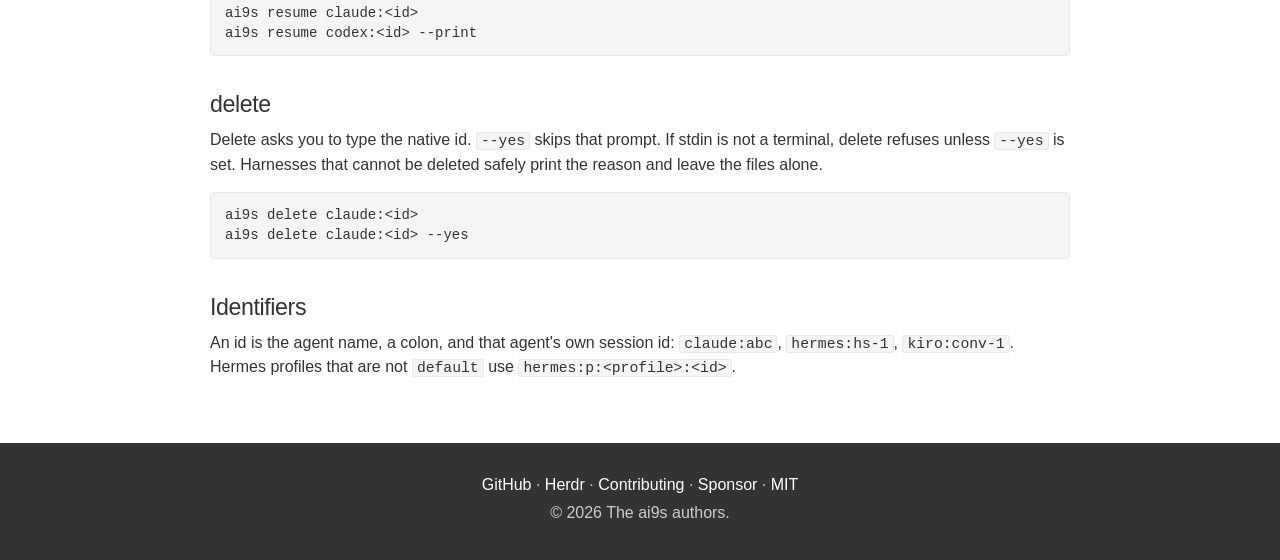
<file: site/commands.html>
<!DOCTYPE html>
<html lang="en">
<head>
  <meta charset="utf-8">
  <meta name="viewport" content="width=device-width, initial-scale=1">
  <title>Commands — ai9s</title>
  <meta name="description" content="ai9s commands: index, stats, search, show, resume, and delete.">
  <link rel="stylesheet" href="css/main.css">
  <link rel="icon" href="assets/icon.svg" type="image/svg+xml">
  <link rel="canonical" href="https://ai9scli.io/commands.html">
</head>
<body>
  <header class="site-header">
    <a class="site-logo" href="index.html">ai9s</a>
    <p class="cite">AI session CLI to resume your harnesses in style!</p>
    <nav class="site-nav" aria-label="Documentation">
      <a href="install.html">Install</a>
      <a href="commands.html" aria-current="page">Commands</a>
      <a href="keys.html">Keys</a>
      <a href="agents.html">Harnesses</a>
      <a href="filters.html">Filters</a>
      <a href="config.html">Config</a>
      <a href="contributing.html">Contributing</a>
      <a href="https://github.com/AymanZahran/herdr-ai9s">Herdr</a>
      <a href="https://github.com/AymanZahran/ai9s">GitHub</a>
    </nav>
  </header>
  <main>
    <h1><span class="mark" aria-hidden="true">&gt;_</span> Commands</h1>
    <pre><code>ai9s                         open the session list
ai9s index                   scan agent session stores
ai9s stats [--json]          counts by agent
ai9s search [query] [--json] [--limit N]
ai9s show &lt;id&gt; [--json]
ai9s resume &lt;id&gt; [--yolo] [--print]
ai9s delete &lt;id&gt; [--yes]
ai9s info
ai9s version
ai9s help</code></pre>

    <h2>index</h2>
    <p><code>ai9s index</code> scans every configured harness store and refreshes the local database. Files whose modification time has not changed are skipped. A scan error for one harness is printed as <code>warning:</code> and does not remove the other harnesses. <code>--json</code> prints session and message counts.</p>
    <p>Opening the UI runs the same refresh first, then repeats it on the refresh interval. The default is 30 seconds.</p>

    <h2>stats</h2>
    <p><code>ai9s stats</code> prints counts from the index. It does not scan again. Harnesses with zero sessions are omitted. <code>--json</code> prints the same counts as objects. The name on each row is the program name.</p>

    <h2>search</h2>
    <p><code>ai9s search</code> prints one row per matching session, including a subagent. The sessions list nests that subagent under its parent. Each word has to appear as typed in the name, title, session id, directory, branch, model, or harness. Letters with gaps do not match, and the transcript is not searched. Tokens such as <code>harness:</code>, <code>dir:</code>, and <code>mark:yes</code> narrow the list the same way. <code>agent:</code> is the same as <code>harness:</code>. In the UI, <code>6</code> and <code>:bookmarks</code> open the bookmarked list. A leading <code>~</code> expands. See <a href="filters.html">Filters</a>.</p>
    <pre><code>ai9s search 'harness:claude dir:my-repo date:&lt;7d feature'</code></pre>
    <p><code>--json</code> prints sessions without excerpts. <code>--limit</code> caps the rows. The UI caps a search at <code>ui.limit</code> in the config, which defaults to 400.</p>

    <h2>info</h2>
    <p><code>ai9s info</code> prints the config file, the index database, the active skin, and how many plugins loaded. The first run creates <code>config.yaml</code>, <code>skins/stock.yaml</code>, and <code>plugins.yaml</code> when they are missing. See <a href="config.html">Config</a>.</p>

    <h2>show</h2>
    <p><code>ai9s show claude:&lt;id&gt;</code> prints one session, including the excerpt and any recorded context or token counts. <code>--json</code> includes snippets.</p>

    <h2>resume</h2>
    <p>Resume runs that harness's CLI in the session directory when the directory still exists. <code>--print</code> writes the command and does not run it. In the session list, <code>y</code> does what <code>--yolo</code> does: it appends a documented auto-approve flag, and only for harnesses that have one. The flags are listed on the <a href="agents.html">harnesses</a> page.</p>
    <pre><code>ai9s resume claude:&lt;id&gt;
ai9s resume codex:&lt;id&gt; --print</code></pre>

    <h2>delete</h2>
    <p>Delete asks you to type the native id. <code>--yes</code> skips that prompt. If stdin is not a terminal, delete refuses unless <code>--yes</code> is set. Harnesses that cannot be deleted safely print the reason and leave the files alone.</p>
    <pre><code>ai9s delete claude:&lt;id&gt;
ai9s delete claude:&lt;id&gt; --yes</code></pre>

    <h2>Identifiers</h2>
    <p>An id is the agent name, a colon, and that agent's own session id: <code>claude:abc</code>, <code>hermes:hs-1</code>, <code>kiro:conv-1</code>. Hermes profiles that are not <code>default</code> use <code>hermes:p:&lt;profile&gt;:&lt;id&gt;</code>.</p>
  </main>
  <footer class="site-footer">
    <p><a href="https://github.com/AymanZahran/ai9s">GitHub</a> · <a href="https://github.com/AymanZahran/herdr-ai9s">Herdr</a> · <a href="contributing.html">Contributing</a> · <a href="https://github.com/sponsors/AymanZahran">Sponsor</a> · <a href="https://github.com/AymanZahran/ai9s/blob/main/LICENSE">MIT</a></p>
    <p>© 2026 The ai9s authors.</p>
  </footer>
</body>
</html>
</file>
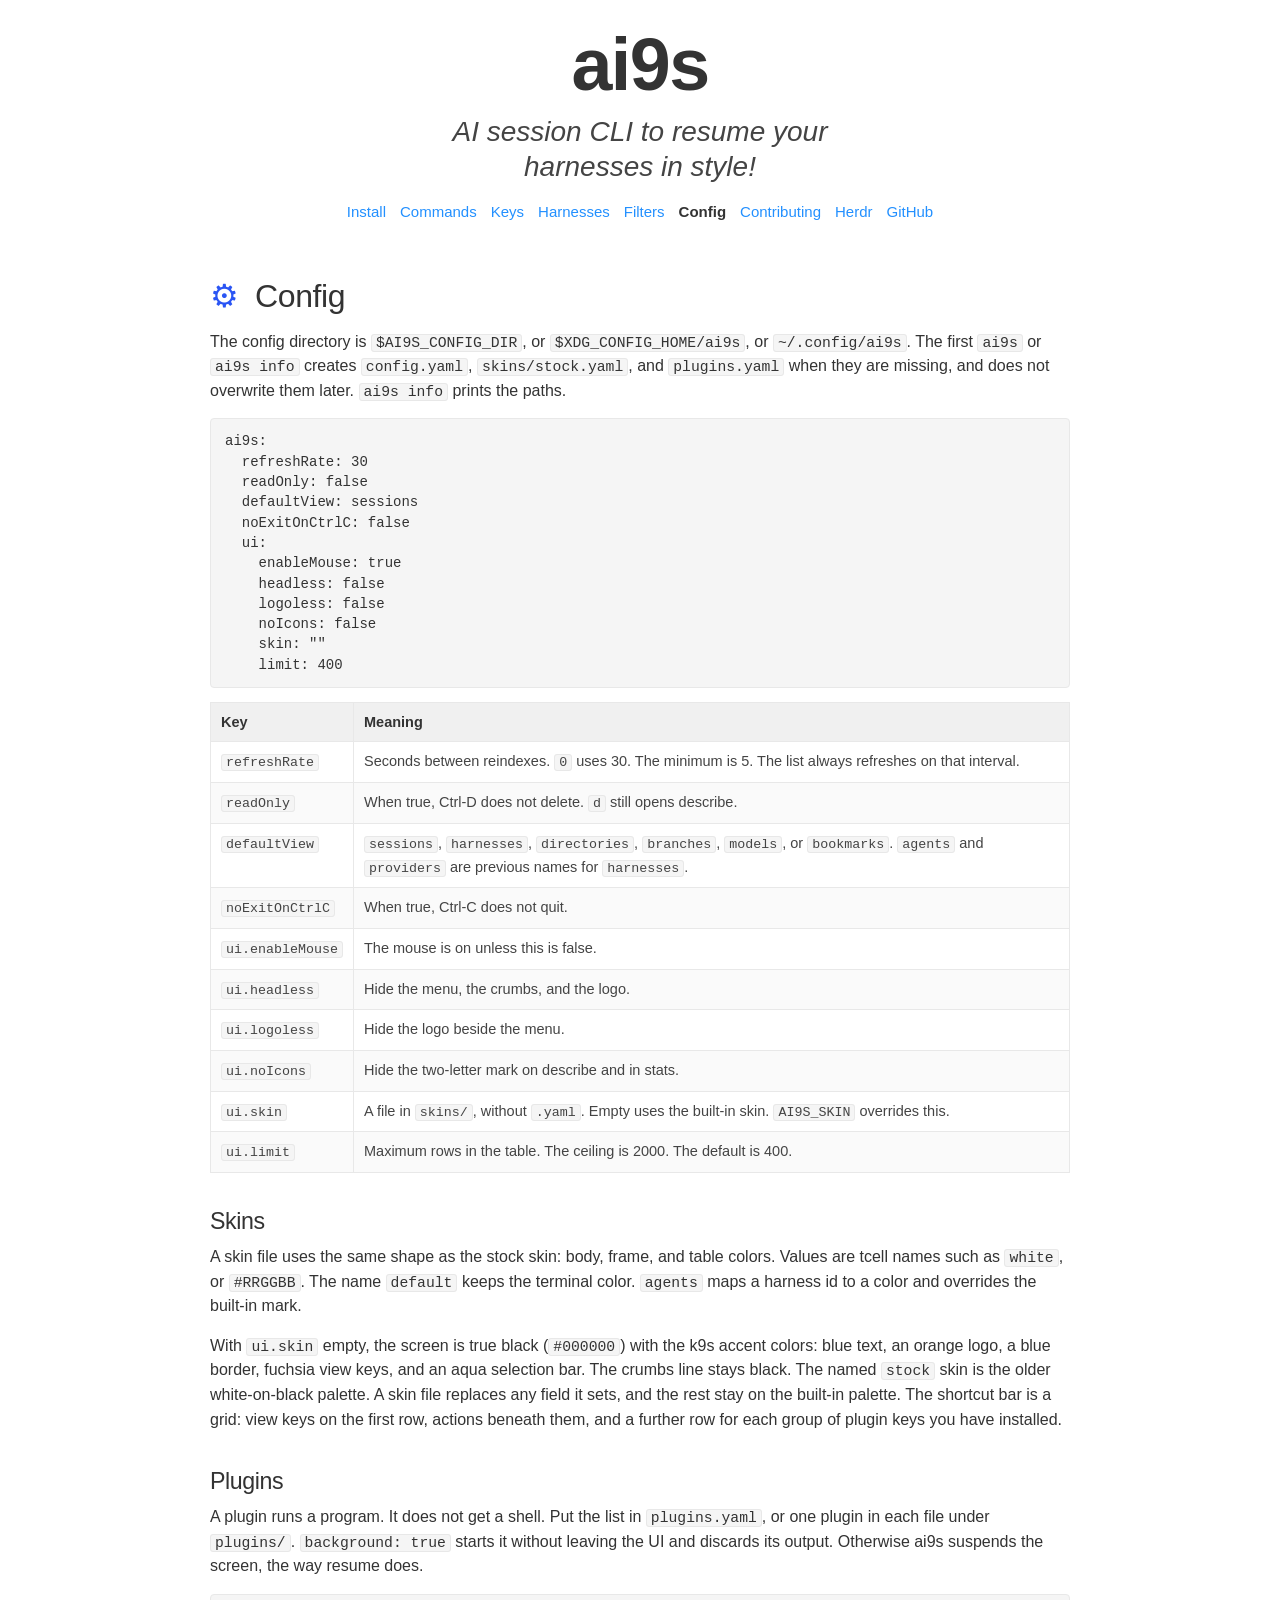
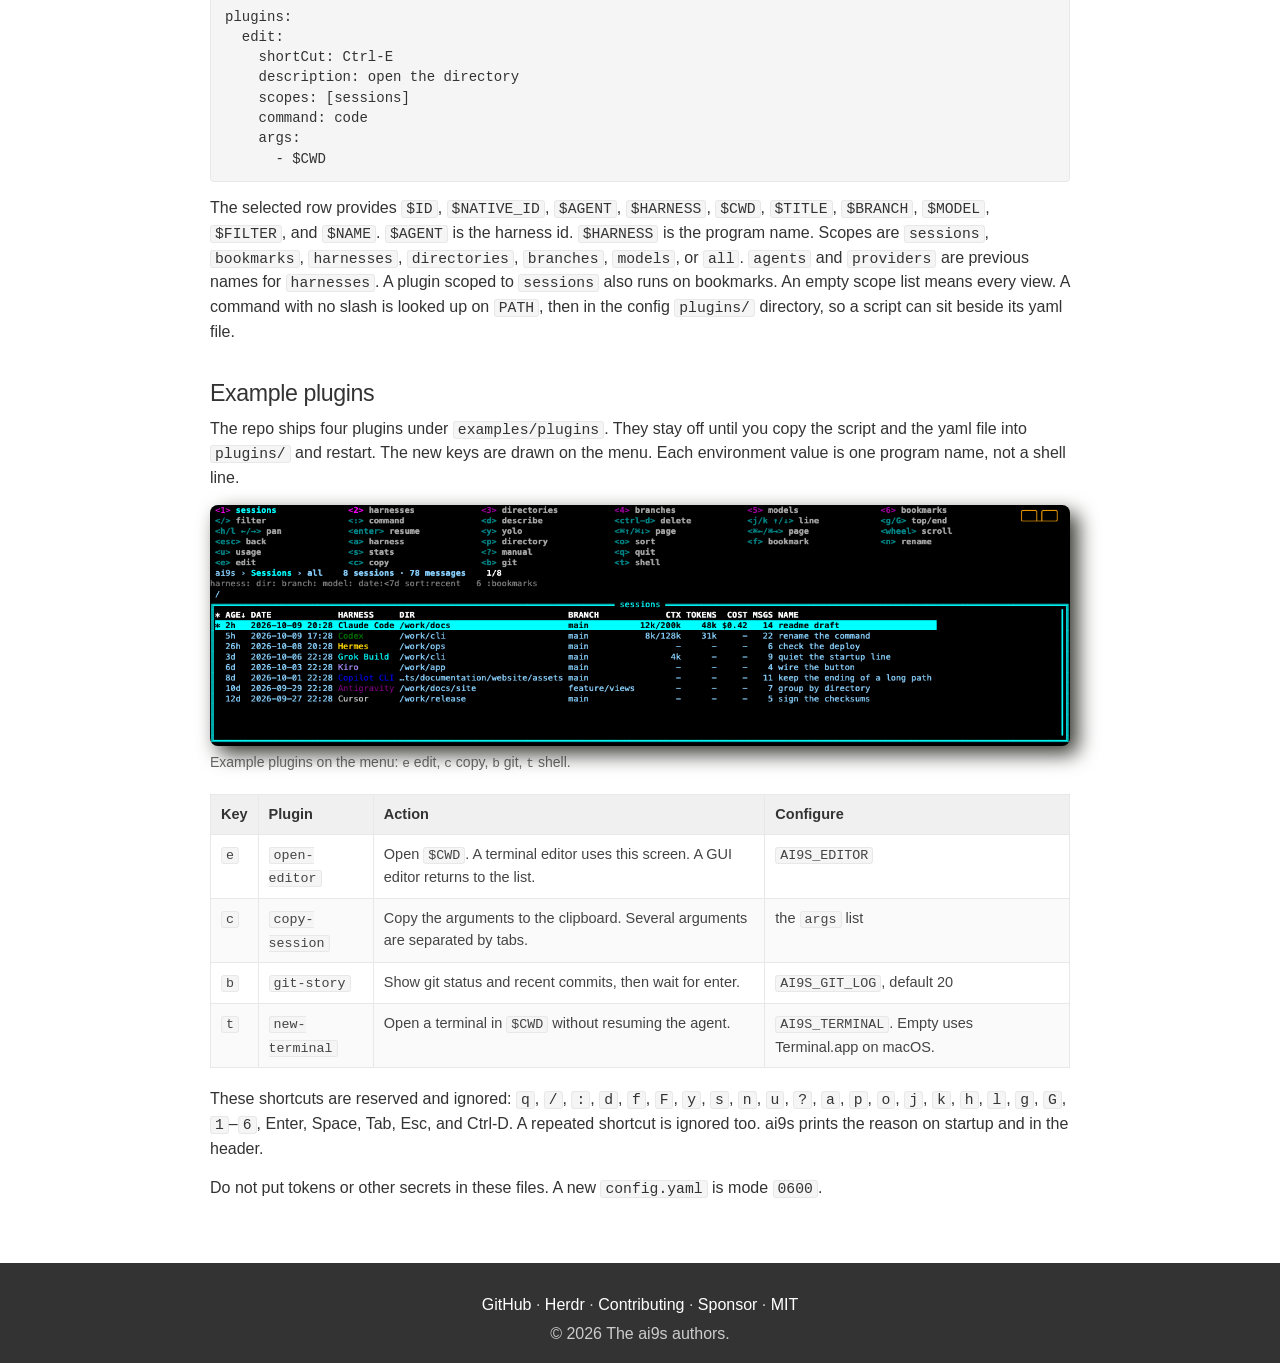
<file: site/config.html>
<!DOCTYPE html>
<html lang="en">
<head>
  <meta charset="utf-8">
  <meta name="viewport" content="width=device-width, initial-scale=1">
  <title>Config — ai9s</title>
  <meta name="description" content="ai9s config.yaml, skins, and plugins.">
  <link rel="stylesheet" href="css/main.css">
  <link rel="icon" href="assets/icon.svg" type="image/svg+xml">
  <link rel="canonical" href="https://ai9scli.io/config.html">
</head>
<body>
  <header class="site-header">
    <a class="site-logo" href="index.html">ai9s</a>
    <p class="cite">AI session CLI to resume your harnesses in style!</p>
    <nav class="site-nav" aria-label="Documentation">
      <a href="install.html">Install</a>
      <a href="commands.html">Commands</a>
      <a href="keys.html">Keys</a>
      <a href="agents.html">Harnesses</a>
      <a href="filters.html">Filters</a>
      <a href="config.html" aria-current="page">Config</a>
      <a href="contributing.html">Contributing</a>
      <a href="https://github.com/AymanZahran/herdr-ai9s">Herdr</a>
      <a href="https://github.com/AymanZahran/ai9s">GitHub</a>
    </nav>
  </header>
  <main>
    <h1><span class="mark" aria-hidden="true">⚙</span> Config</h1>
    <p>The config directory is <code>$AI9S_CONFIG_DIR</code>, or <code>$XDG_CONFIG_HOME/ai9s</code>, or <code>~/.config/ai9s</code>. The first <code>ai9s</code> or <code>ai9s info</code> creates <code>config.yaml</code>, <code>skins/stock.yaml</code>, and <code>plugins.yaml</code> when they are missing, and does not overwrite them later. <code>ai9s info</code> prints the paths.</p>

    <pre><code>ai9s:
  refreshRate: 30
  readOnly: false
  defaultView: sessions
  noExitOnCtrlC: false
  ui:
    enableMouse: true
    headless: false
    logoless: false
    noIcons: false
    skin: ""
    limit: 400</code></pre>

    <div class="table-wrap">
      <table>
        <thead>
          <tr><th>Key</th><th>Meaning</th></tr>
        </thead>
        <tbody>
          <tr><td><code>refreshRate</code></td><td>Seconds between reindexes. <code>0</code> uses 30. The minimum is 5. The list always refreshes on that interval.</td></tr>
          <tr><td><code>readOnly</code></td><td>When true, Ctrl-D does not delete. <code>d</code> still opens describe.</td></tr>
          <tr><td><code>defaultView</code></td><td><code>sessions</code>, <code>harnesses</code>, <code>directories</code>, <code>branches</code>, <code>models</code>, or <code>bookmarks</code>. <code>agents</code> and <code>providers</code> are previous names for <code>harnesses</code>.</td></tr>
          <tr><td><code>noExitOnCtrlC</code></td><td>When true, Ctrl-C does not quit.</td></tr>
          <tr><td><code>ui.enableMouse</code></td><td>The mouse is on unless this is false.</td></tr>
          <tr><td><code>ui.headless</code></td><td>Hide the menu, the crumbs, and the logo.</td></tr>
          <tr><td><code>ui.logoless</code></td><td>Hide the logo beside the menu.</td></tr>
          <tr><td><code>ui.noIcons</code></td><td>Hide the two-letter mark on describe and in stats.</td></tr>
          <tr><td><code>ui.skin</code></td><td>A file in <code>skins/</code>, without <code>.yaml</code>. Empty uses the built-in skin. <code>AI9S_SKIN</code> overrides this.</td></tr>
          <tr><td><code>ui.limit</code></td><td>Maximum rows in the table. The ceiling is 2000. The default is 400.</td></tr>
        </tbody>
      </table>
    </div>

    <h2>Skins</h2>
    <p>A skin file uses the same shape as the stock skin: body, frame, and table colors. Values are tcell names such as <code>white</code>, or <code>#RRGGBB</code>. The name <code>default</code> keeps the terminal color. <code>agents</code> maps a harness id to a color and overrides the built-in mark.</p>
    <p>With <code>ui.skin</code> empty, the screen is true black (<code>#000000</code>) with the k9s accent colors: blue text, an orange logo, a blue border, fuchsia view keys, and an aqua selection bar. The crumbs line stays black. The named <code>stock</code> skin is the older white-on-black palette. A skin file replaces any field it sets, and the rest stay on the built-in palette. The shortcut bar is a grid: view keys on the first row, actions beneath them, and a further row for each group of plugin keys you have installed.</p>

    <h2>Plugins</h2>
    <p>A plugin runs a program. It does not get a shell. Put the list in <code>plugins.yaml</code>, or one plugin in each file under <code>plugins/</code>. <code>background: true</code> starts it without leaving the UI and discards its output. Otherwise ai9s suspends the screen, the way resume does.</p>
    <pre><code>plugins:
  edit:
    shortCut: Ctrl-E
    description: open the directory
    scopes: [sessions]
    command: code
    args:
      - $CWD</code></pre>
    <p>The selected row provides <code>$ID</code>, <code>$NATIVE_ID</code>, <code>$AGENT</code>, <code>$HARNESS</code>, <code>$CWD</code>, <code>$TITLE</code>, <code>$BRANCH</code>, <code>$MODEL</code>, <code>$FILTER</code>, and <code>$NAME</code>. <code>$AGENT</code> is the harness id. <code>$HARNESS</code> is the program name. Scopes are <code>sessions</code>, <code>bookmarks</code>, <code>harnesses</code>, <code>directories</code>, <code>branches</code>, <code>models</code>, or <code>all</code>. <code>agents</code> and <code>providers</code> are previous names for <code>harnesses</code>. A plugin scoped to <code>sessions</code> also runs on bookmarks. An empty scope list means every view. A command with no slash is looked up on <code>PATH</code>, then in the config <code>plugins/</code> directory, so a script can sit beside its yaml file.</p>
    <h2>Example plugins</h2>
    <p>The repo ships four plugins under <code>examples/plugins</code>. They stay off until you copy the script and the yaml file into <code>plugins/</code> and restart. The new keys are drawn on the menu. Each environment value is one program name, not a shell line.</p>
    <figure class="shot">
      <img src="assets/shots/plugins.png" alt="Session list with the example plugin keys on the menu.">
      <figcaption>Example plugins on the menu: <code>e</code> edit, <code>c</code> copy, <code>b</code> git, <code>t</code> shell.</figcaption>
    </figure>
    <div class="table-wrap">
      <table>
        <thead>
          <tr><th>Key</th><th>Plugin</th><th>Action</th><th>Configure</th></tr>
        </thead>
        <tbody>
          <tr><td><code>e</code></td><td><code>open-editor</code></td><td>Open <code>$CWD</code>. A terminal editor uses this screen. A GUI editor returns to the list.</td><td><code>AI9S_EDITOR</code></td></tr>
          <tr><td><code>c</code></td><td><code>copy-session</code></td><td>Copy the arguments to the clipboard. Several arguments are separated by tabs.</td><td>the <code>args</code> list</td></tr>
          <tr><td><code>b</code></td><td><code>git-story</code></td><td>Show git status and recent commits, then wait for enter.</td><td><code>AI9S_GIT_LOG</code>, default 20</td></tr>
          <tr><td><code>t</code></td><td><code>new-terminal</code></td><td>Open a terminal in <code>$CWD</code> without resuming the agent.</td><td><code>AI9S_TERMINAL</code>. Empty uses Terminal.app on macOS.</td></tr>
        </tbody>
      </table>
    </div>
    <p>These shortcuts are reserved and ignored: <code>q</code>, <code>/</code>, <code>:</code>, <code>d</code>, <code>f</code>, <code>F</code>, <code>y</code>, <code>s</code>, <code>n</code>, <code>u</code>, <code>?</code>, <code>a</code>, <code>p</code>, <code>o</code>, <code>j</code>, <code>k</code>, <code>h</code>, <code>l</code>, <code>g</code>, <code>G</code>, <code>1</code>–<code>6</code>, Enter, Space, Tab, Esc, and Ctrl-D. A repeated shortcut is ignored too. ai9s prints the reason on startup and in the header.</p>
    <p>Do not put tokens or other secrets in these files. A new <code>config.yaml</code> is mode <code>0600</code>.</p>
  </main>
  <footer class="site-footer">
    <p><a href="https://github.com/AymanZahran/ai9s">GitHub</a> · <a href="https://github.com/AymanZahran/herdr-ai9s">Herdr</a> · <a href="contributing.html">Contributing</a> · <a href="https://github.com/sponsors/AymanZahran">Sponsor</a> · <a href="https://github.com/AymanZahran/ai9s/blob/main/LICENSE">MIT</a></p>
    <p>© 2026 The ai9s authors.</p>
  </footer>
</body>
</html>
</file>
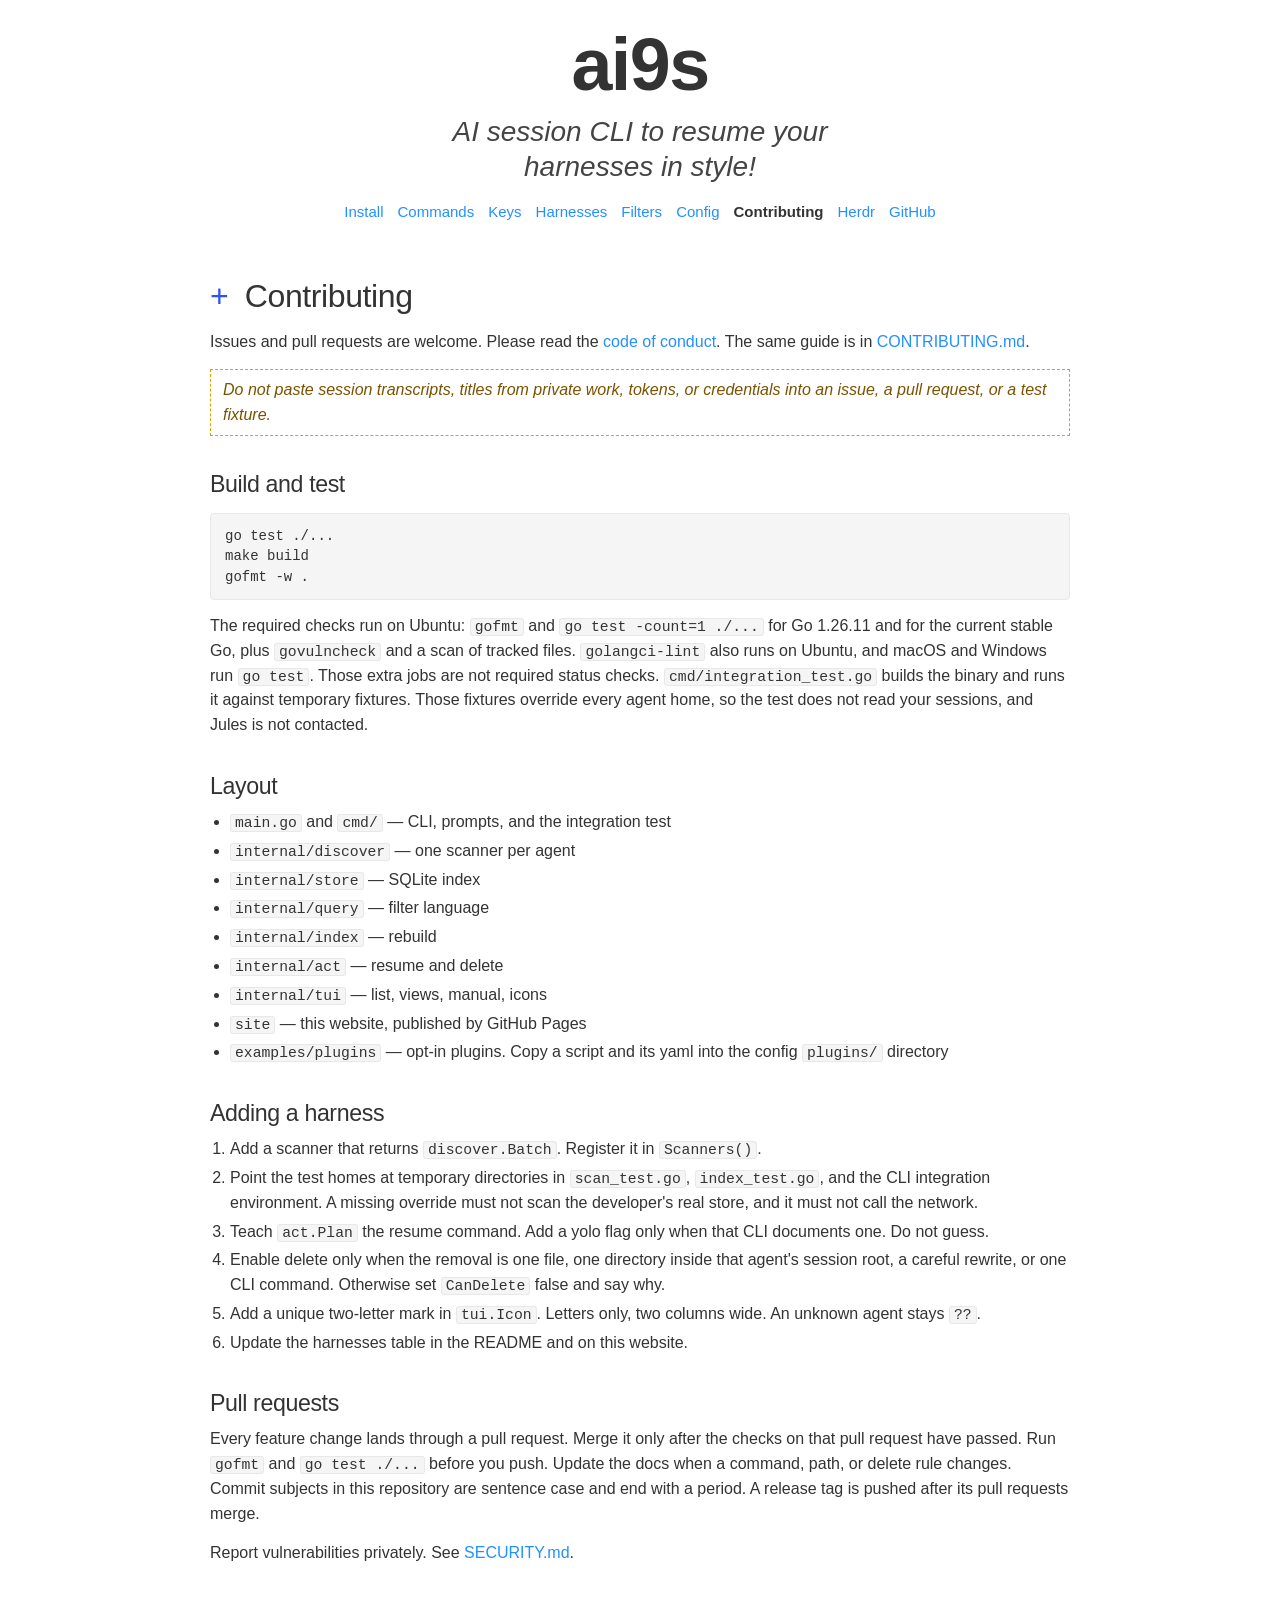
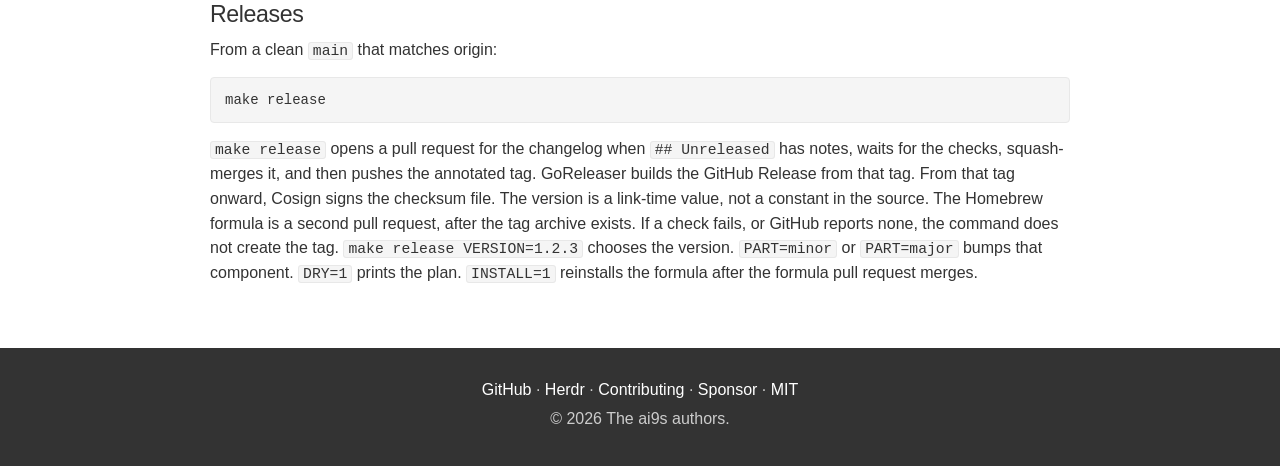
<file: site/contributing.html>
<!DOCTYPE html>
<html lang="en">
<head>
  <meta charset="utf-8">
  <meta name="viewport" content="width=device-width, initial-scale=1">
  <title>Contributing — ai9s</title>
  <meta name="description" content="How to build, test, and add an agent adapter to ai9s.">
  <link rel="stylesheet" href="css/main.css">
  <link rel="icon" href="assets/icon.svg" type="image/svg+xml">
  <link rel="canonical" href="https://ai9scli.io/contributing.html">
</head>
<body>
  <header class="site-header">
    <a class="site-logo" href="index.html">ai9s</a>
    <p class="cite">AI session CLI to resume your harnesses in style!</p>
    <nav class="site-nav" aria-label="Documentation">
      <a href="install.html">Install</a>
      <a href="commands.html">Commands</a>
      <a href="keys.html">Keys</a>
      <a href="agents.html">Harnesses</a>
      <a href="filters.html">Filters</a>
      <a href="config.html">Config</a>
      <a href="contributing.html" aria-current="page">Contributing</a>
      <a href="https://github.com/AymanZahran/herdr-ai9s">Herdr</a>
      <a href="https://github.com/AymanZahran/ai9s">GitHub</a>
    </nav>
  </header>
  <main>
    <h1><span class="mark" aria-hidden="true">+</span> Contributing</h1>
    <p>Issues and pull requests are welcome. Please read the <a href="https://github.com/AymanZahran/ai9s/blob/main/CODE_OF_CONDUCT.md">code of conduct</a>. The same guide is in <a href="https://github.com/AymanZahran/ai9s/blob/main/CONTRIBUTING.md">CONTRIBUTING.md</a>.</p>
    <p class="note">Do not paste session transcripts, titles from private work, tokens, or credentials into an issue, a pull request, or a test fixture.</p>

    <h2>Build and test</h2>
    <pre><code>go test ./...
make build
gofmt -w .</code></pre>
    <p>The required checks run on Ubuntu: <code>gofmt</code> and <code>go test -count=1 ./...</code> for Go 1.26.11 and for the current stable Go, plus <code>govulncheck</code> and a scan of tracked files. <code>golangci-lint</code> also runs on Ubuntu, and macOS and Windows run <code>go test</code>. Those extra jobs are not required status checks. <code>cmd/integration_test.go</code> builds the binary and runs it against temporary fixtures. Those fixtures override every agent home, so the test does not read your sessions, and Jules is not contacted.</p>

    <h2>Layout</h2>
    <ul>
      <li><code>main.go</code> and <code>cmd/</code> — CLI, prompts, and the integration test</li>
      <li><code>internal/discover</code> — one scanner per agent</li>
      <li><code>internal/store</code> — SQLite index</li>
      <li><code>internal/query</code> — filter language</li>
      <li><code>internal/index</code> — rebuild</li>
      <li><code>internal/act</code> — resume and delete</li>
      <li><code>internal/tui</code> — list, views, manual, icons</li>
      <li><code>site</code> — this website, published by GitHub Pages</li>
      <li><code>examples/plugins</code> — opt-in plugins. Copy a script and its yaml into the config <code>plugins/</code> directory</li>
    </ul>

    <h2>Adding a harness</h2>
    <ol>
      <li>Add a scanner that returns <code>discover.Batch</code>. Register it in <code>Scanners()</code>.</li>
      <li>Point the test homes at temporary directories in <code>scan_test.go</code>, <code>index_test.go</code>, and the CLI integration environment. A missing override must not scan the developer's real store, and it must not call the network.</li>
      <li>Teach <code>act.Plan</code> the resume command. Add a yolo flag only when that CLI documents one. Do not guess.</li>
      <li>Enable delete only when the removal is one file, one directory inside that agent's session root, a careful rewrite, or one CLI command. Otherwise set <code>CanDelete</code> false and say why.</li>
      <li>Add a unique two-letter mark in <code>tui.Icon</code>. Letters only, two columns wide. An unknown agent stays <code>??</code>.</li>
      <li>Update the harnesses table in the README and on this website.</li>
    </ol>

    <h2>Pull requests</h2>
    <p>Every feature change lands through a pull request. Merge it only after the checks on that pull request have passed. Run <code>gofmt</code> and <code>go test ./...</code> before you push. Update the docs when a command, path, or delete rule changes. Commit subjects in this repository are sentence case and end with a period. A release tag is pushed after its pull requests merge.</p>
    <p>Report vulnerabilities privately. See <a href="https://github.com/AymanZahran/ai9s/blob/main/SECURITY.md">SECURITY.md</a>.</p>

    <h2>Releases</h2>
    <p>From a clean <code>main</code> that matches origin:</p>
    <pre><code>make release</code></pre>
    <p><code>make release</code> opens a pull request for the changelog when <code>## Unreleased</code> has notes, waits for the checks, squash-merges it, and then pushes the annotated tag. GoReleaser builds the GitHub Release from that tag. From that tag onward, Cosign signs the checksum file. The version is a link-time value, not a constant in the source. The Homebrew formula is a second pull request, after the tag archive exists. If a check fails, or GitHub reports none, the command does not create the tag. <code>make release VERSION=1.2.3</code> chooses the version. <code>PART=minor</code> or <code>PART=major</code> bumps that component. <code>DRY=1</code> prints the plan. <code>INSTALL=1</code> reinstalls the formula after the formula pull request merges.</p>
  </main>
  <footer class="site-footer">
    <p><a href="https://github.com/AymanZahran/ai9s">GitHub</a> · <a href="https://github.com/AymanZahran/herdr-ai9s">Herdr</a> · <a href="contributing.html">Contributing</a> · <a href="https://github.com/sponsors/AymanZahran">Sponsor</a> · <a href="https://github.com/AymanZahran/ai9s/blob/main/LICENSE">MIT</a></p>
    <p>© 2026 The ai9s authors.</p>
  </footer>
</body>
</html>
</file>
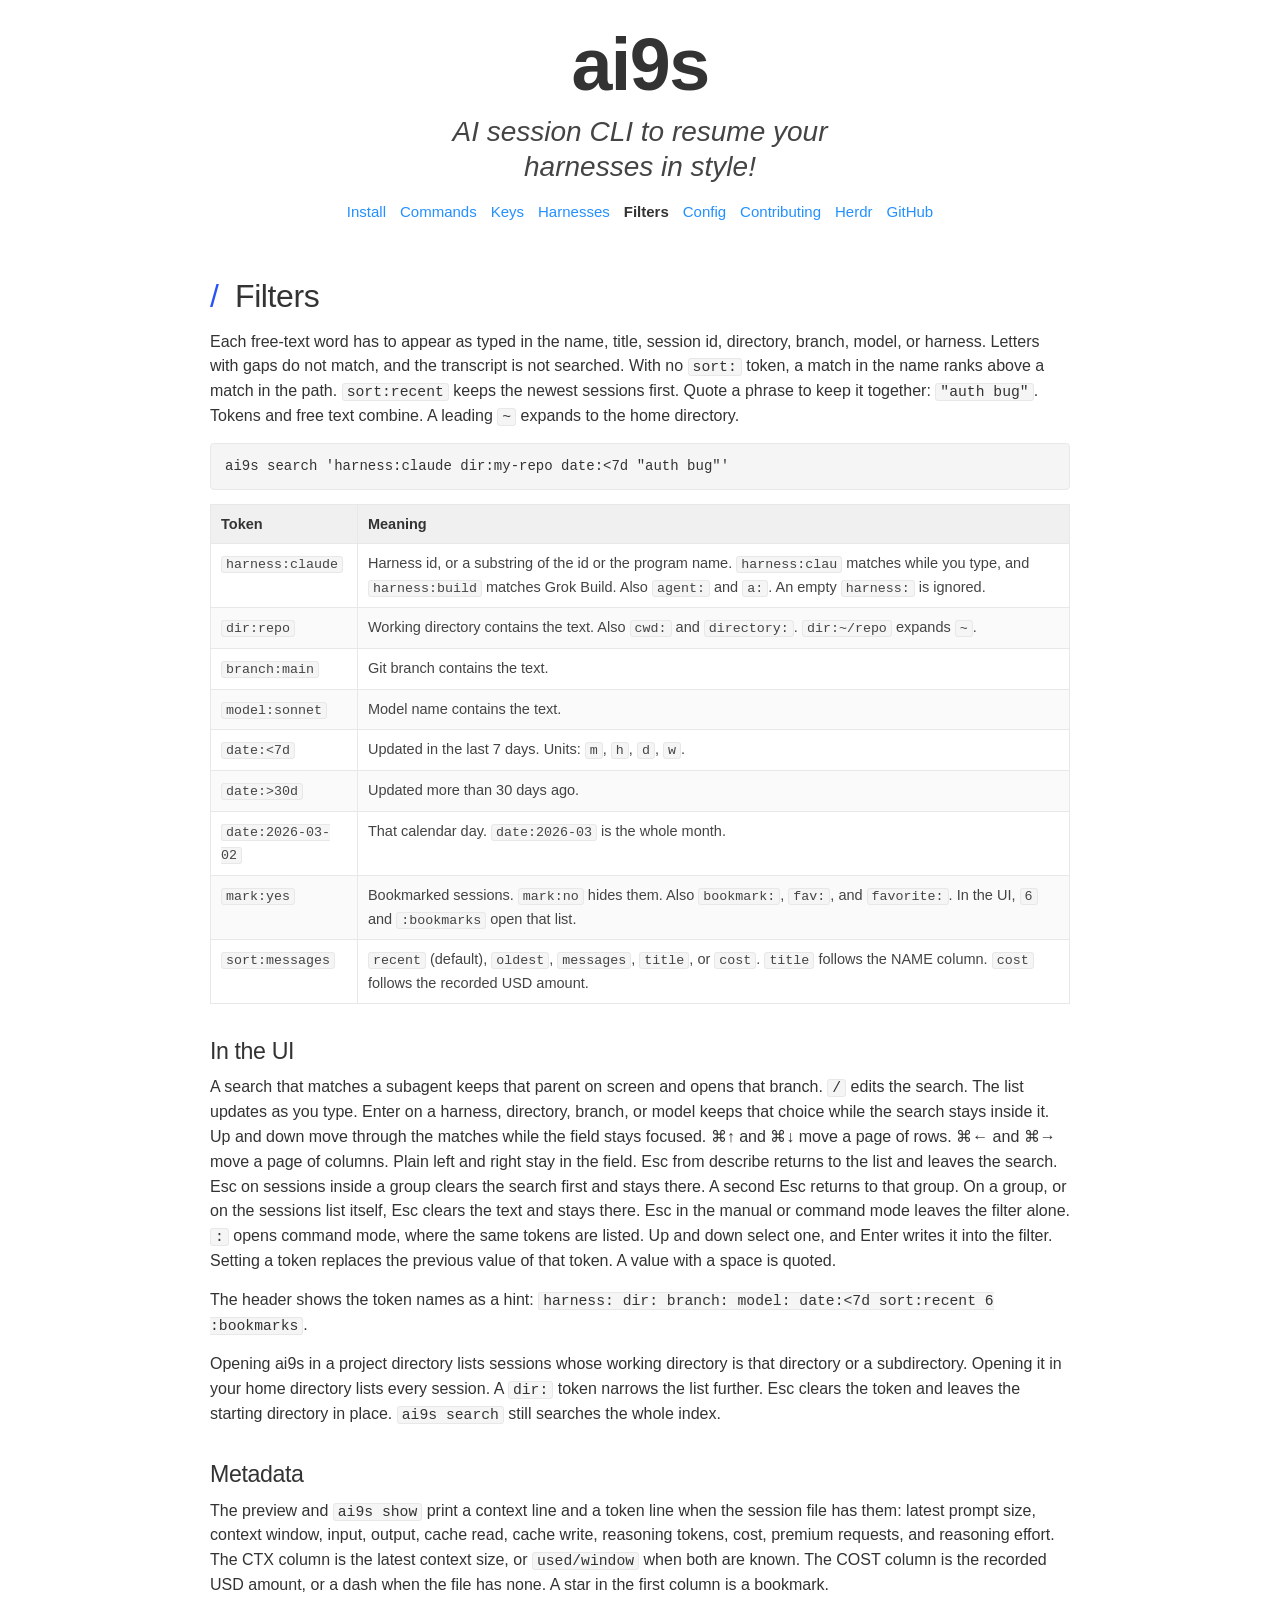
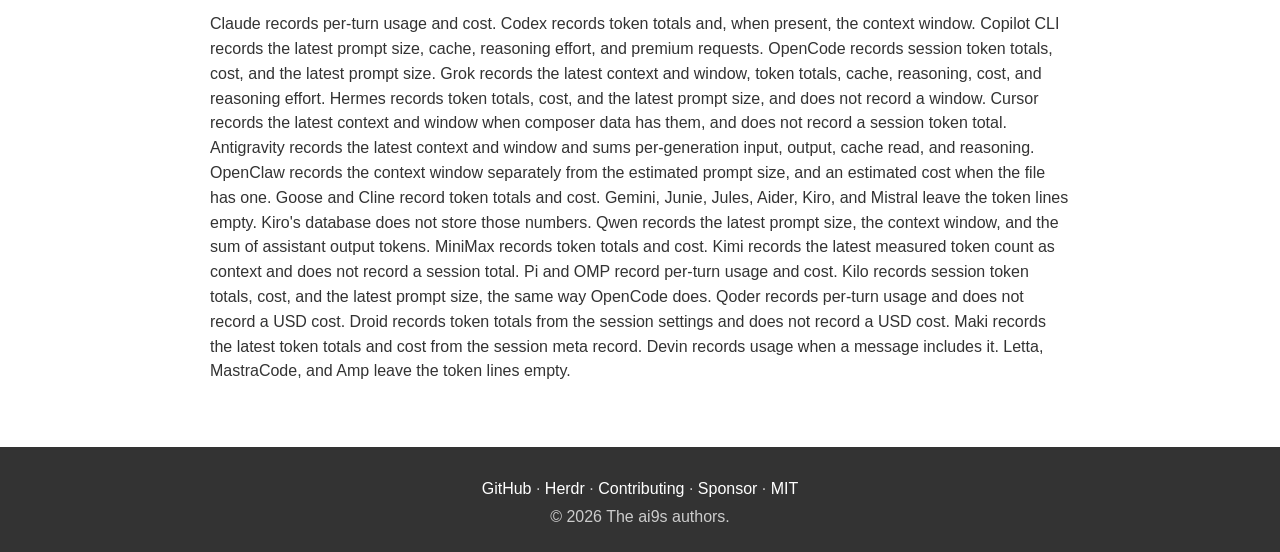
<file: site/filters.html>
<!DOCTYPE html>
<html lang="en">
<head>
  <meta charset="utf-8">
  <meta name="viewport" content="width=device-width, initial-scale=1">
  <title>Filters — ai9s</title>
  <meta name="description" content="ai9s filter tokens for agent, directory, branch, model, bookmarks, date, and sort.">
  <link rel="stylesheet" href="css/main.css">
  <link rel="icon" href="assets/icon.svg" type="image/svg+xml">
  <link rel="canonical" href="https://ai9scli.io/filters.html">
</head>
<body>
  <header class="site-header">
    <a class="site-logo" href="index.html">ai9s</a>
    <p class="cite">AI session CLI to resume your harnesses in style!</p>
    <nav class="site-nav" aria-label="Documentation">
      <a href="install.html">Install</a>
      <a href="commands.html">Commands</a>
      <a href="keys.html">Keys</a>
      <a href="agents.html">Harnesses</a>
      <a href="filters.html" aria-current="page">Filters</a>
      <a href="config.html">Config</a>
      <a href="contributing.html">Contributing</a>
      <a href="https://github.com/AymanZahran/herdr-ai9s">Herdr</a>
      <a href="https://github.com/AymanZahran/ai9s">GitHub</a>
    </nav>
  </header>
  <main>
    <h1><span class="mark" aria-hidden="true">/</span> Filters</h1>
    <p>Each free-text word has to appear as typed in the name, title, session id, directory, branch, model, or harness. Letters with gaps do not match, and the transcript is not searched. With no <code>sort:</code> token, a match in the name ranks above a match in the path. <code>sort:recent</code> keeps the newest sessions first. Quote a phrase to keep it together: <code>"auth bug"</code>. Tokens and free text combine. A leading <code>~</code> expands to the home directory.</p>
    <pre><code>ai9s search 'harness:claude dir:my-repo date:&lt;7d "auth bug"'</code></pre>
    <div class="table-wrap">
      <table>
        <thead>
          <tr><th>Token</th><th>Meaning</th></tr>
        </thead>
        <tbody>
          <tr><td><code>harness:claude</code></td><td>Harness id, or a substring of the id or the program name. <code>harness:clau</code> matches while you type, and <code>harness:build</code> matches Grok Build. Also <code>agent:</code> and <code>a:</code>. An empty <code>harness:</code> is ignored.</td></tr>
          <tr><td><code>dir:repo</code></td><td>Working directory contains the text. Also <code>cwd:</code> and <code>directory:</code>. <code>dir:~/repo</code> expands <code>~</code>.</td></tr>
          <tr><td><code>branch:main</code></td><td>Git branch contains the text.</td></tr>
          <tr><td><code>model:sonnet</code></td><td>Model name contains the text.</td></tr>
          <tr><td><code>date:&lt;7d</code></td><td>Updated in the last 7 days. Units: <code>m</code>, <code>h</code>, <code>d</code>, <code>w</code>.</td></tr>
          <tr><td><code>date:&gt;30d</code></td><td>Updated more than 30 days ago.</td></tr>
          <tr><td><code>date:2026-03-02</code></td><td>That calendar day. <code>date:2026-03</code> is the whole month.</td></tr>
          <tr><td><code>mark:yes</code></td><td>Bookmarked sessions. <code>mark:no</code> hides them. Also <code>bookmark:</code>, <code>fav:</code>, and <code>favorite:</code>. In the UI, <code>6</code> and <code>:bookmarks</code> open that list.</td></tr>
          <tr><td><code>sort:messages</code></td><td><code>recent</code> (default), <code>oldest</code>, <code>messages</code>, <code>title</code>, or <code>cost</code>. <code>title</code> follows the NAME column. <code>cost</code> follows the recorded USD amount.</td></tr>
        </tbody>
      </table>
    </div>

    <h2>In the UI</h2>
    <p>A search that matches a subagent keeps that parent on screen and opens that branch. <code>/</code> edits the search. The list updates as you type. Enter on a harness, directory, branch, or model keeps that choice while the search stays inside it. Up and down move through the matches while the field stays focused. ⌘↑ and ⌘↓ move a page of rows. ⌘← and ⌘→ move a page of columns. Plain left and right stay in the field. Esc from describe returns to the list and leaves the search. Esc on sessions inside a group clears the search first and stays there. A second Esc returns to that group. On a group, or on the sessions list itself, Esc clears the text and stays there. Esc in the manual or command mode leaves the filter alone. <code>:</code> opens command mode, where the same tokens are listed. Up and down select one, and Enter writes it into the filter. Setting a token replaces the previous value of that token. A value with a space is quoted.</p>
    <p>The header shows the token names as a hint: <code>harness: dir: branch: model: date:&lt;7d sort:recent   6 :bookmarks</code>.</p>
    <p>Opening ai9s in a project directory lists sessions whose working directory is that directory or a subdirectory. Opening it in your home directory lists every session. A <code>dir:</code> token narrows the list further. Esc clears the token and leaves the starting directory in place. <code>ai9s search</code> still searches the whole index.</p>

    <h2>Metadata</h2>
    <p>The preview and <code>ai9s show</code> print a context line and a token line when the session file has them: latest prompt size, context window, input, output, cache read, cache write, reasoning tokens, cost, premium requests, and reasoning effort. The CTX column is the latest context size, or <code>used/window</code> when both are known. The COST column is the recorded USD amount, or a dash when the file has none. A star in the first column is a bookmark.</p>
    <p>Claude records per-turn usage and cost. Codex records token totals and, when present, the context window. Copilot CLI records the latest prompt size, cache, reasoning effort, and premium requests. OpenCode records session token totals, cost, and the latest prompt size. Grok records the latest context and window, token totals, cache, reasoning, cost, and reasoning effort. Hermes records token totals, cost, and the latest prompt size, and does not record a window. Cursor records the latest context and window when composer data has them, and does not record a session token total. Antigravity records the latest context and window and sums per-generation input, output, cache read, and reasoning. OpenClaw records the context window separately from the estimated prompt size, and an estimated cost when the file has one. Goose and Cline record token totals and cost. Gemini, Junie, Jules, Aider, Kiro, and Mistral leave the token lines empty. Kiro's database does not store those numbers. Qwen records the latest prompt size, the context window, and the sum of assistant output tokens. MiniMax records token totals and cost. Kimi records the latest measured token count as context and does not record a session total. Pi and OMP record per-turn usage and cost. Kilo records session token totals, cost, and the latest prompt size, the same way OpenCode does. Qoder records per-turn usage and does not record a USD cost. Droid records token totals from the session settings and does not record a USD cost. Maki records the latest token totals and cost from the session meta record. Devin records usage when a message includes it. Letta, MastraCode, and Amp leave the token lines empty.</p>
  </main>
  <footer class="site-footer">
    <p><a href="https://github.com/AymanZahran/ai9s">GitHub</a> · <a href="https://github.com/AymanZahran/herdr-ai9s">Herdr</a> · <a href="contributing.html">Contributing</a> · <a href="https://github.com/sponsors/AymanZahran">Sponsor</a> · <a href="https://github.com/AymanZahran/ai9s/blob/main/LICENSE">MIT</a></p>
    <p>© 2026 The ai9s authors.</p>
  </footer>
</body>
</html>
</file>
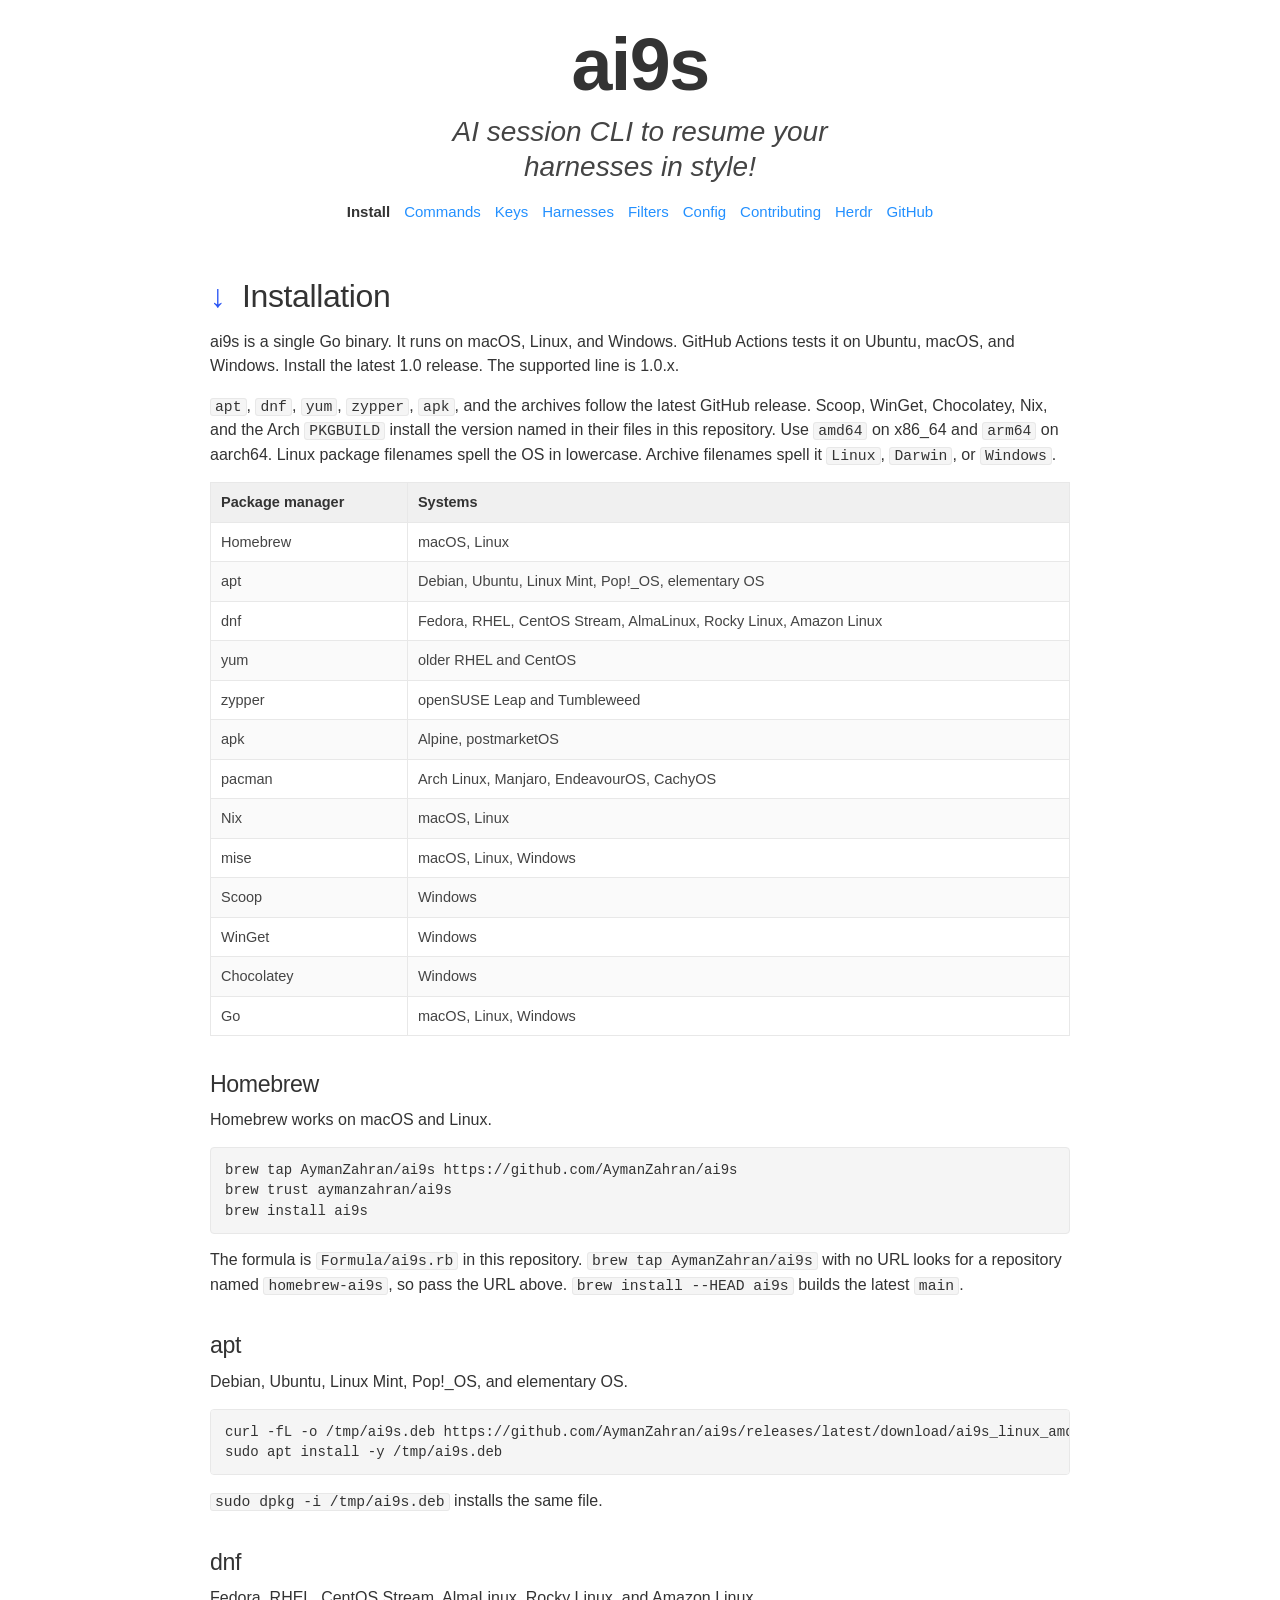
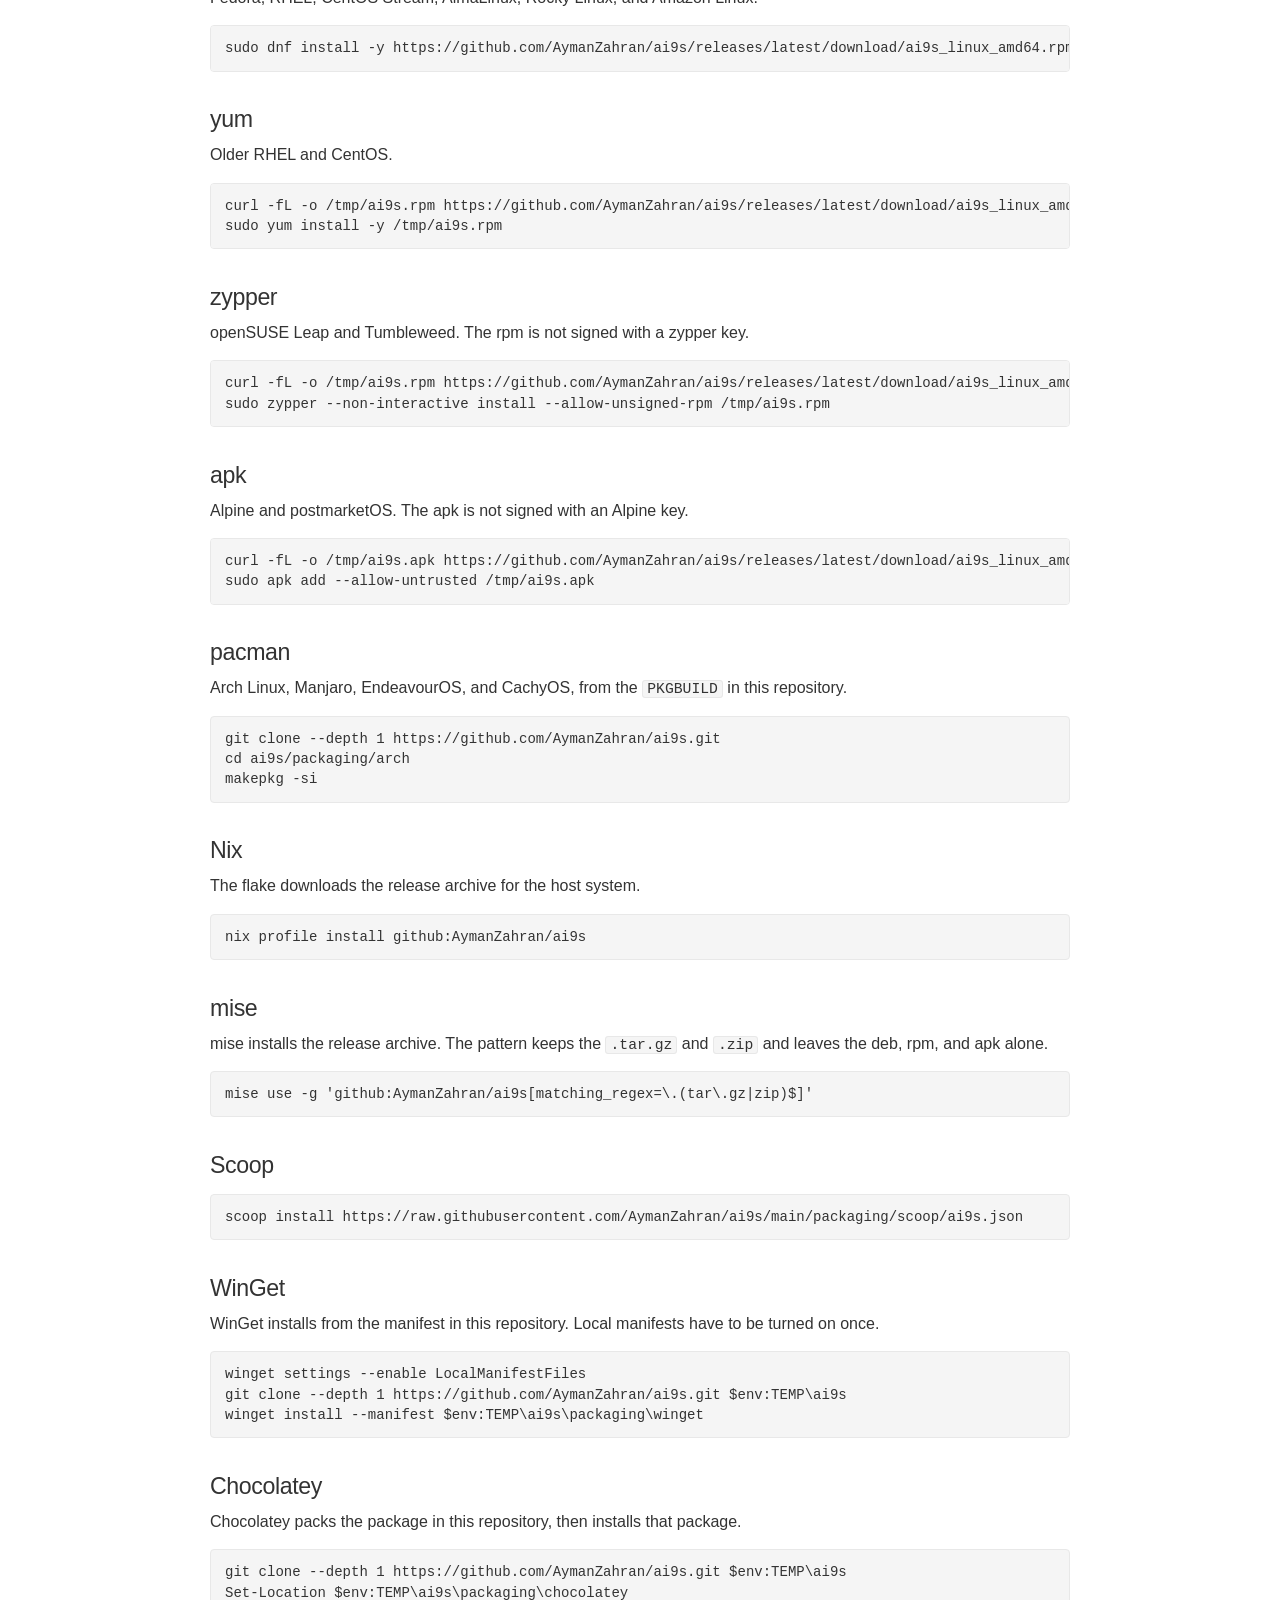
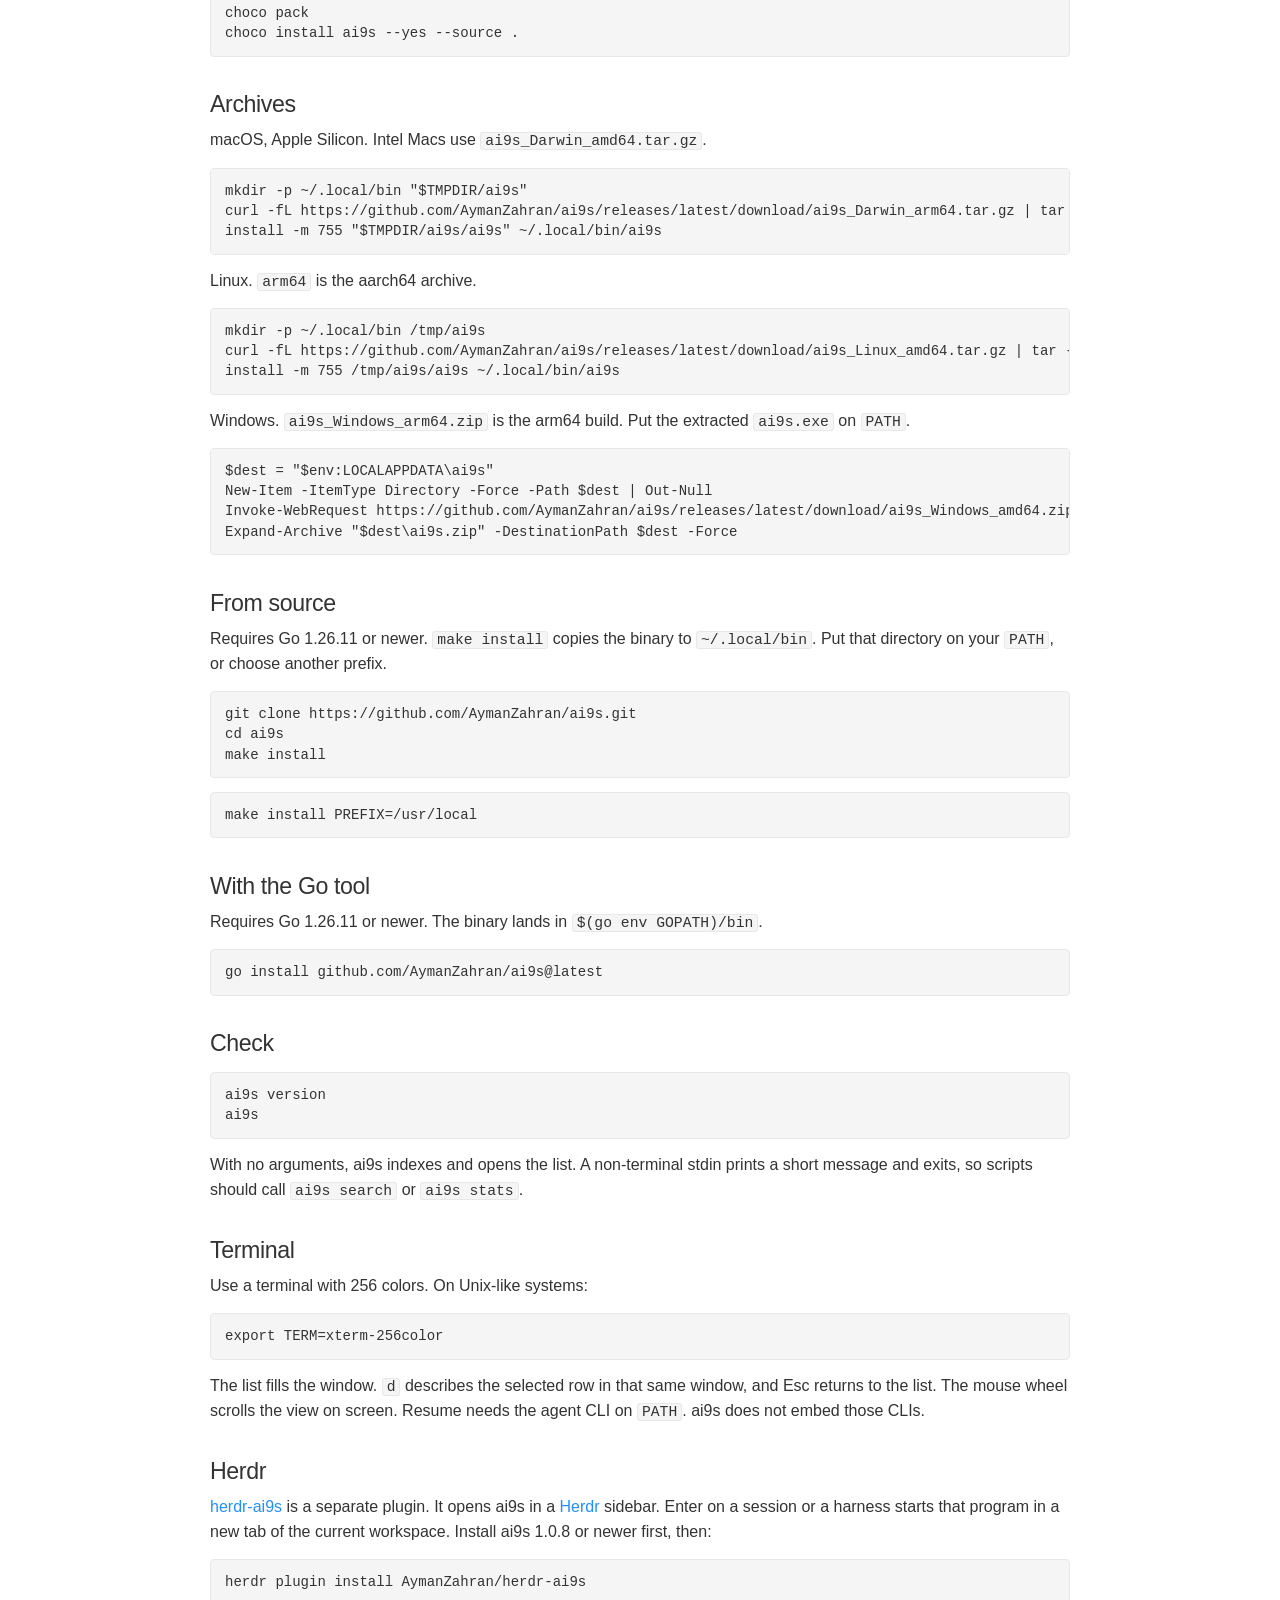
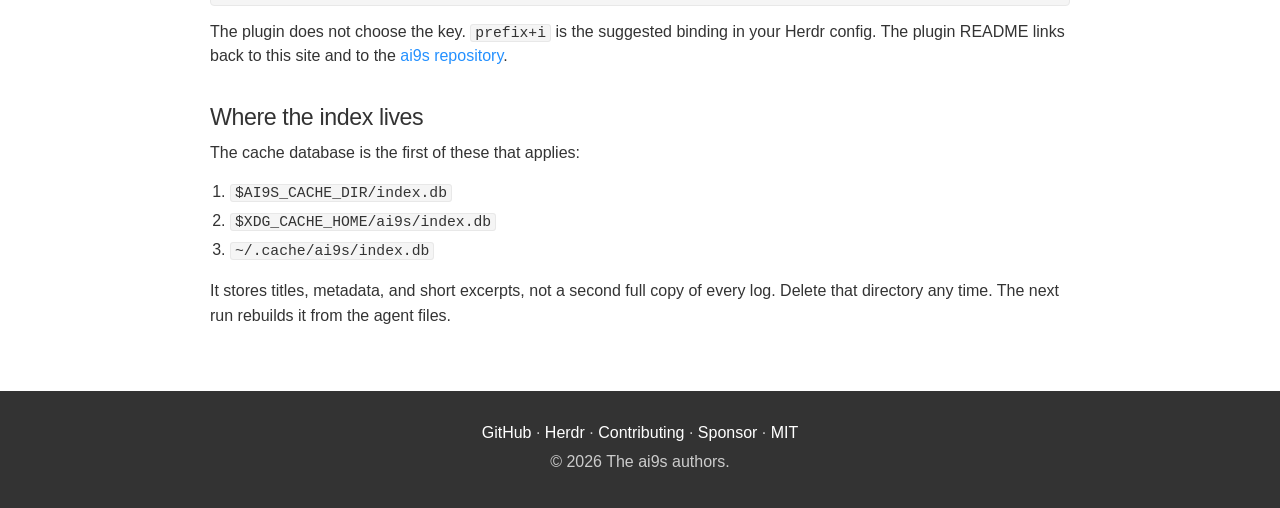
<file: site/install.html>
<!DOCTYPE html>
<html lang="en">
<head>
  <meta charset="utf-8">
  <meta name="viewport" content="width=device-width, initial-scale=1">
  <title>Install — ai9s</title>
  <meta name="description" content="Install ai9s with Homebrew, apt, dnf, yum, zypper, apk, pacman, Nix, mise, Scoop, WinGet, Chocolatey, archives, or go install.">
  <link rel="stylesheet" href="css/main.css">
  <link rel="icon" href="assets/icon.svg" type="image/svg+xml">
  <link rel="canonical" href="https://ai9scli.io/install.html">
</head>
<body>
  <header class="site-header">
    <a class="site-logo" href="index.html">ai9s</a>
    <p class="cite">AI session CLI to resume your harnesses in style!</p>
    <nav class="site-nav" aria-label="Documentation">
      <a href="install.html" aria-current="page">Install</a>
      <a href="commands.html">Commands</a>
      <a href="keys.html">Keys</a>
      <a href="agents.html">Harnesses</a>
      <a href="filters.html">Filters</a>
      <a href="config.html">Config</a>
      <a href="contributing.html">Contributing</a>
      <a href="https://github.com/AymanZahran/herdr-ai9s">Herdr</a>
      <a href="https://github.com/AymanZahran/ai9s">GitHub</a>
    </nav>
  </header>
  <main>
    <h1><span class="mark" aria-hidden="true">↓</span> Installation</h1>
    <p>ai9s is a single Go binary. It runs on macOS, Linux, and Windows. GitHub Actions tests it on Ubuntu, macOS, and Windows. Install the latest 1.0 release. The supported line is 1.0.x.</p>
    <p><code>apt</code>, <code>dnf</code>, <code>yum</code>, <code>zypper</code>, <code>apk</code>, and the archives follow the latest GitHub release. Scoop, WinGet, Chocolatey, Nix, and the Arch <code>PKGBUILD</code> install the version named in their files in this repository. Use <code>amd64</code> on x86_64 and <code>arm64</code> on aarch64. Linux package filenames spell the OS in lowercase. Archive filenames spell it <code>Linux</code>, <code>Darwin</code>, or <code>Windows</code>.</p>

    <div class="table-wrap">
      <table>
        <thead>
          <tr><th>Package manager</th><th>Systems</th></tr>
        </thead>
        <tbody>
          <tr><td>Homebrew</td><td>macOS, Linux</td></tr>
          <tr><td>apt</td><td>Debian, Ubuntu, Linux Mint, Pop!_OS, elementary OS</td></tr>
          <tr><td>dnf</td><td>Fedora, RHEL, CentOS Stream, AlmaLinux, Rocky Linux, Amazon Linux</td></tr>
          <tr><td>yum</td><td>older RHEL and CentOS</td></tr>
          <tr><td>zypper</td><td>openSUSE Leap and Tumbleweed</td></tr>
          <tr><td>apk</td><td>Alpine, postmarketOS</td></tr>
          <tr><td>pacman</td><td>Arch Linux, Manjaro, EndeavourOS, CachyOS</td></tr>
          <tr><td>Nix</td><td>macOS, Linux</td></tr>
          <tr><td>mise</td><td>macOS, Linux, Windows</td></tr>
          <tr><td>Scoop</td><td>Windows</td></tr>
          <tr><td>WinGet</td><td>Windows</td></tr>
          <tr><td>Chocolatey</td><td>Windows</td></tr>
          <tr><td>Go</td><td>macOS, Linux, Windows</td></tr>
        </tbody>
      </table>
    </div>

    <h2>Homebrew</h2>
    <p>Homebrew works on macOS and Linux.</p>
    <pre><code>brew tap AymanZahran/ai9s https://github.com/AymanZahran/ai9s
brew trust aymanzahran/ai9s
brew install ai9s</code></pre>
    <p>The formula is <code>Formula/ai9s.rb</code> in this repository. <code>brew tap AymanZahran/ai9s</code> with no URL looks for a repository named <code>homebrew-ai9s</code>, so pass the URL above. <code>brew install --HEAD ai9s</code> builds the latest <code>main</code>.</p>

    <h2>apt</h2>
    <p>Debian, Ubuntu, Linux Mint, Pop!_OS, and elementary OS.</p>
    <pre><code>curl -fL -o /tmp/ai9s.deb https://github.com/AymanZahran/ai9s/releases/latest/download/ai9s_linux_amd64.deb
sudo apt install -y /tmp/ai9s.deb</code></pre>
    <p><code>sudo dpkg -i /tmp/ai9s.deb</code> installs the same file.</p>

    <h2>dnf</h2>
    <p>Fedora, RHEL, CentOS Stream, AlmaLinux, Rocky Linux, and Amazon Linux.</p>
    <pre><code>sudo dnf install -y https://github.com/AymanZahran/ai9s/releases/latest/download/ai9s_linux_amd64.rpm</code></pre>

    <h2>yum</h2>
    <p>Older RHEL and CentOS.</p>
    <pre><code>curl -fL -o /tmp/ai9s.rpm https://github.com/AymanZahran/ai9s/releases/latest/download/ai9s_linux_amd64.rpm
sudo yum install -y /tmp/ai9s.rpm</code></pre>

    <h2>zypper</h2>
    <p>openSUSE Leap and Tumbleweed. The rpm is not signed with a zypper key.</p>
    <pre><code>curl -fL -o /tmp/ai9s.rpm https://github.com/AymanZahran/ai9s/releases/latest/download/ai9s_linux_amd64.rpm
sudo zypper --non-interactive install --allow-unsigned-rpm /tmp/ai9s.rpm</code></pre>

    <h2>apk</h2>
    <p>Alpine and postmarketOS. The apk is not signed with an Alpine key.</p>
    <pre><code>curl -fL -o /tmp/ai9s.apk https://github.com/AymanZahran/ai9s/releases/latest/download/ai9s_linux_amd64.apk
sudo apk add --allow-untrusted /tmp/ai9s.apk</code></pre>

    <h2>pacman</h2>
    <p>Arch Linux, Manjaro, EndeavourOS, and CachyOS, from the <code>PKGBUILD</code> in this repository.</p>
    <pre><code>git clone --depth 1 https://github.com/AymanZahran/ai9s.git
cd ai9s/packaging/arch
makepkg -si</code></pre>

    <h2>Nix</h2>
    <p>The flake downloads the release archive for the host system.</p>
    <pre><code>nix profile install github:AymanZahran/ai9s</code></pre>

    <h2>mise</h2>
    <p>mise installs the release archive. The pattern keeps the <code>.tar.gz</code> and <code>.zip</code> and leaves the deb, rpm, and apk alone.</p>
    <pre><code>mise use -g 'github:AymanZahran/ai9s[matching_regex=\.(tar\.gz|zip)$]'</code></pre>

    <h2>Scoop</h2>
    <pre><code>scoop install https://raw.githubusercontent.com/AymanZahran/ai9s/main/packaging/scoop/ai9s.json</code></pre>

    <h2>WinGet</h2>
    <p>WinGet installs from the manifest in this repository. Local manifests have to be turned on once.</p>
    <pre><code>winget settings --enable LocalManifestFiles
git clone --depth 1 https://github.com/AymanZahran/ai9s.git $env:TEMP\ai9s
winget install --manifest $env:TEMP\ai9s\packaging\winget</code></pre>

    <h2>Chocolatey</h2>
    <p>Chocolatey packs the package in this repository, then installs that package.</p>
    <pre><code>git clone --depth 1 https://github.com/AymanZahran/ai9s.git $env:TEMP\ai9s
Set-Location $env:TEMP\ai9s\packaging\chocolatey
choco pack
choco install ai9s --yes --source .</code></pre>

    <h2>Archives</h2>
    <p>macOS, Apple Silicon. Intel Macs use <code>ai9s_Darwin_amd64.tar.gz</code>.</p>
    <pre><code>mkdir -p ~/.local/bin "$TMPDIR/ai9s"
curl -fL https://github.com/AymanZahran/ai9s/releases/latest/download/ai9s_Darwin_arm64.tar.gz | tar -xz -C "$TMPDIR/ai9s"
install -m 755 "$TMPDIR/ai9s/ai9s" ~/.local/bin/ai9s</code></pre>
    <p>Linux. <code>arm64</code> is the aarch64 archive.</p>
    <pre><code>mkdir -p ~/.local/bin /tmp/ai9s
curl -fL https://github.com/AymanZahran/ai9s/releases/latest/download/ai9s_Linux_amd64.tar.gz | tar -xz -C /tmp/ai9s
install -m 755 /tmp/ai9s/ai9s ~/.local/bin/ai9s</code></pre>
    <p>Windows. <code>ai9s_Windows_arm64.zip</code> is the arm64 build. Put the extracted <code>ai9s.exe</code> on <code>PATH</code>.</p>
    <pre><code>$dest = "$env:LOCALAPPDATA\ai9s"
New-Item -ItemType Directory -Force -Path $dest | Out-Null
Invoke-WebRequest https://github.com/AymanZahran/ai9s/releases/latest/download/ai9s_Windows_amd64.zip -OutFile "$dest\ai9s.zip"
Expand-Archive "$dest\ai9s.zip" -DestinationPath $dest -Force</code></pre>

    <h2>From source</h2>
    <p>Requires Go 1.26.11 or newer. <code>make install</code> copies the binary to <code>~/.local/bin</code>. Put that directory on your <code>PATH</code>, or choose another prefix.</p>
    <pre><code>git clone https://github.com/AymanZahran/ai9s.git
cd ai9s
make install</code></pre>
    <pre><code>make install PREFIX=/usr/local</code></pre>

    <h2>With the Go tool</h2>
    <p>Requires Go 1.26.11 or newer. The binary lands in <code>$(go env GOPATH)/bin</code>.</p>
    <pre><code>go install github.com/AymanZahran/ai9s@latest</code></pre>

    <h2>Check</h2>
    <pre><code>ai9s version
ai9s</code></pre>
    <p>With no arguments, ai9s indexes and opens the list. A non-terminal stdin prints a short message and exits, so scripts should call <code>ai9s search</code> or <code>ai9s stats</code>.</p>

    <h2>Terminal</h2>
    <p>Use a terminal with 256 colors. On Unix-like systems:</p>
    <pre><code>export TERM=xterm-256color</code></pre>
    <p>The list fills the window. <code>d</code> describes the selected row in that same window, and Esc returns to the list. The mouse wheel scrolls the view on screen. Resume needs the agent CLI on <code>PATH</code>. ai9s does not embed those CLIs.</p>

    <h2>Herdr</h2>
    <p><a href="https://github.com/AymanZahran/herdr-ai9s">herdr-ai9s</a> is a separate plugin. It opens ai9s in a <a href="https://herdr.dev">Herdr</a> sidebar. Enter on a session or a harness starts that program in a new tab of the current workspace. Install ai9s 1.0.8 or newer first, then:</p>
    <pre><code>herdr plugin install AymanZahran/herdr-ai9s</code></pre>
    <p>The plugin does not choose the key. <code>prefix+i</code> is the suggested binding in your Herdr config. The plugin README links back to this site and to the <a href="https://github.com/AymanZahran/ai9s">ai9s repository</a>.</p>

    <h2>Where the index lives</h2>
    <p>The cache database is the first of these that applies:</p>
    <ol>
      <li><code>$AI9S_CACHE_DIR/index.db</code></li>
      <li><code>$XDG_CACHE_HOME/ai9s/index.db</code></li>
      <li><code>~/.cache/ai9s/index.db</code></li>
    </ol>
    <p>It stores titles, metadata, and short excerpts, not a second full copy of every log. Delete that directory any time. The next run rebuilds it from the agent files.</p>
  </main>
  <footer class="site-footer">
    <p><a href="https://github.com/AymanZahran/ai9s">GitHub</a> · <a href="https://github.com/AymanZahran/herdr-ai9s">Herdr</a> · <a href="contributing.html">Contributing</a> · <a href="https://github.com/sponsors/AymanZahran">Sponsor</a> · <a href="https://github.com/AymanZahran/ai9s/blob/main/LICENSE">MIT</a></p>
    <p>© 2026 The ai9s authors.</p>
  </footer>
</body>
</html>
</file>
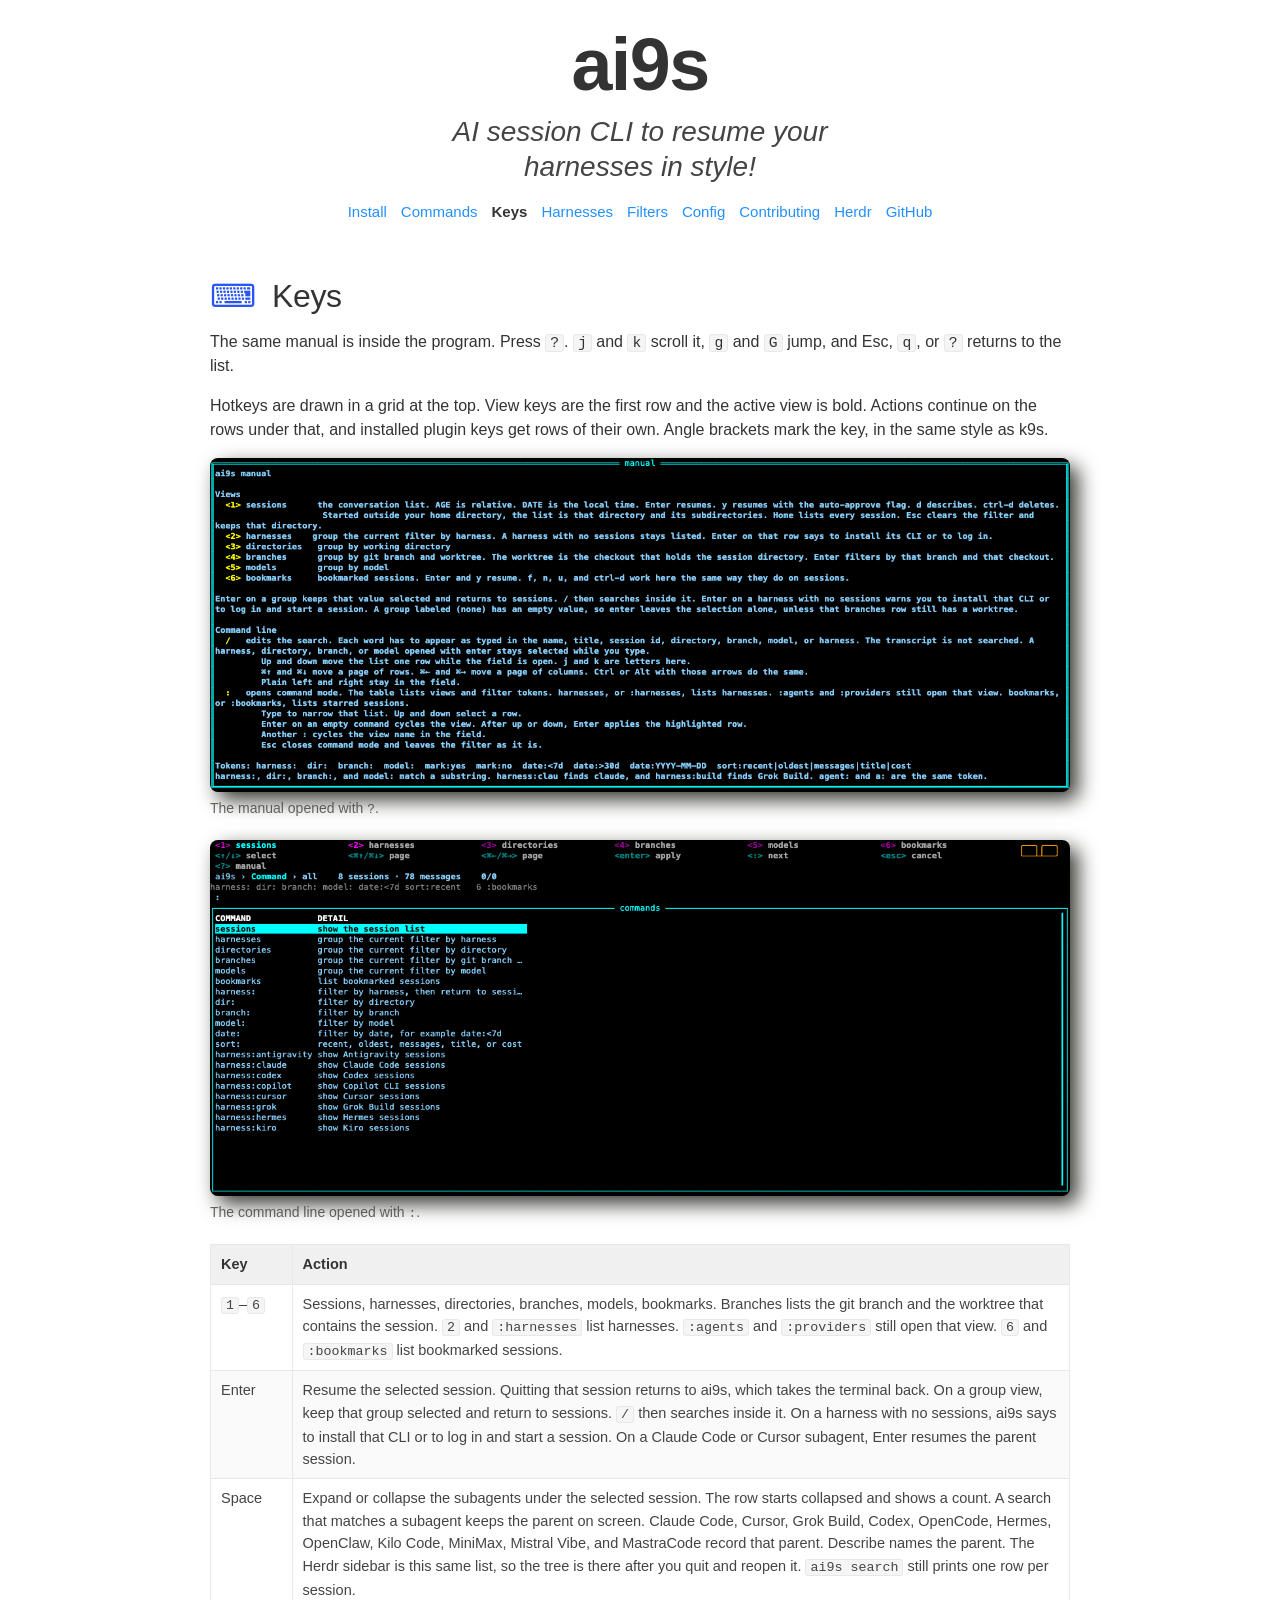
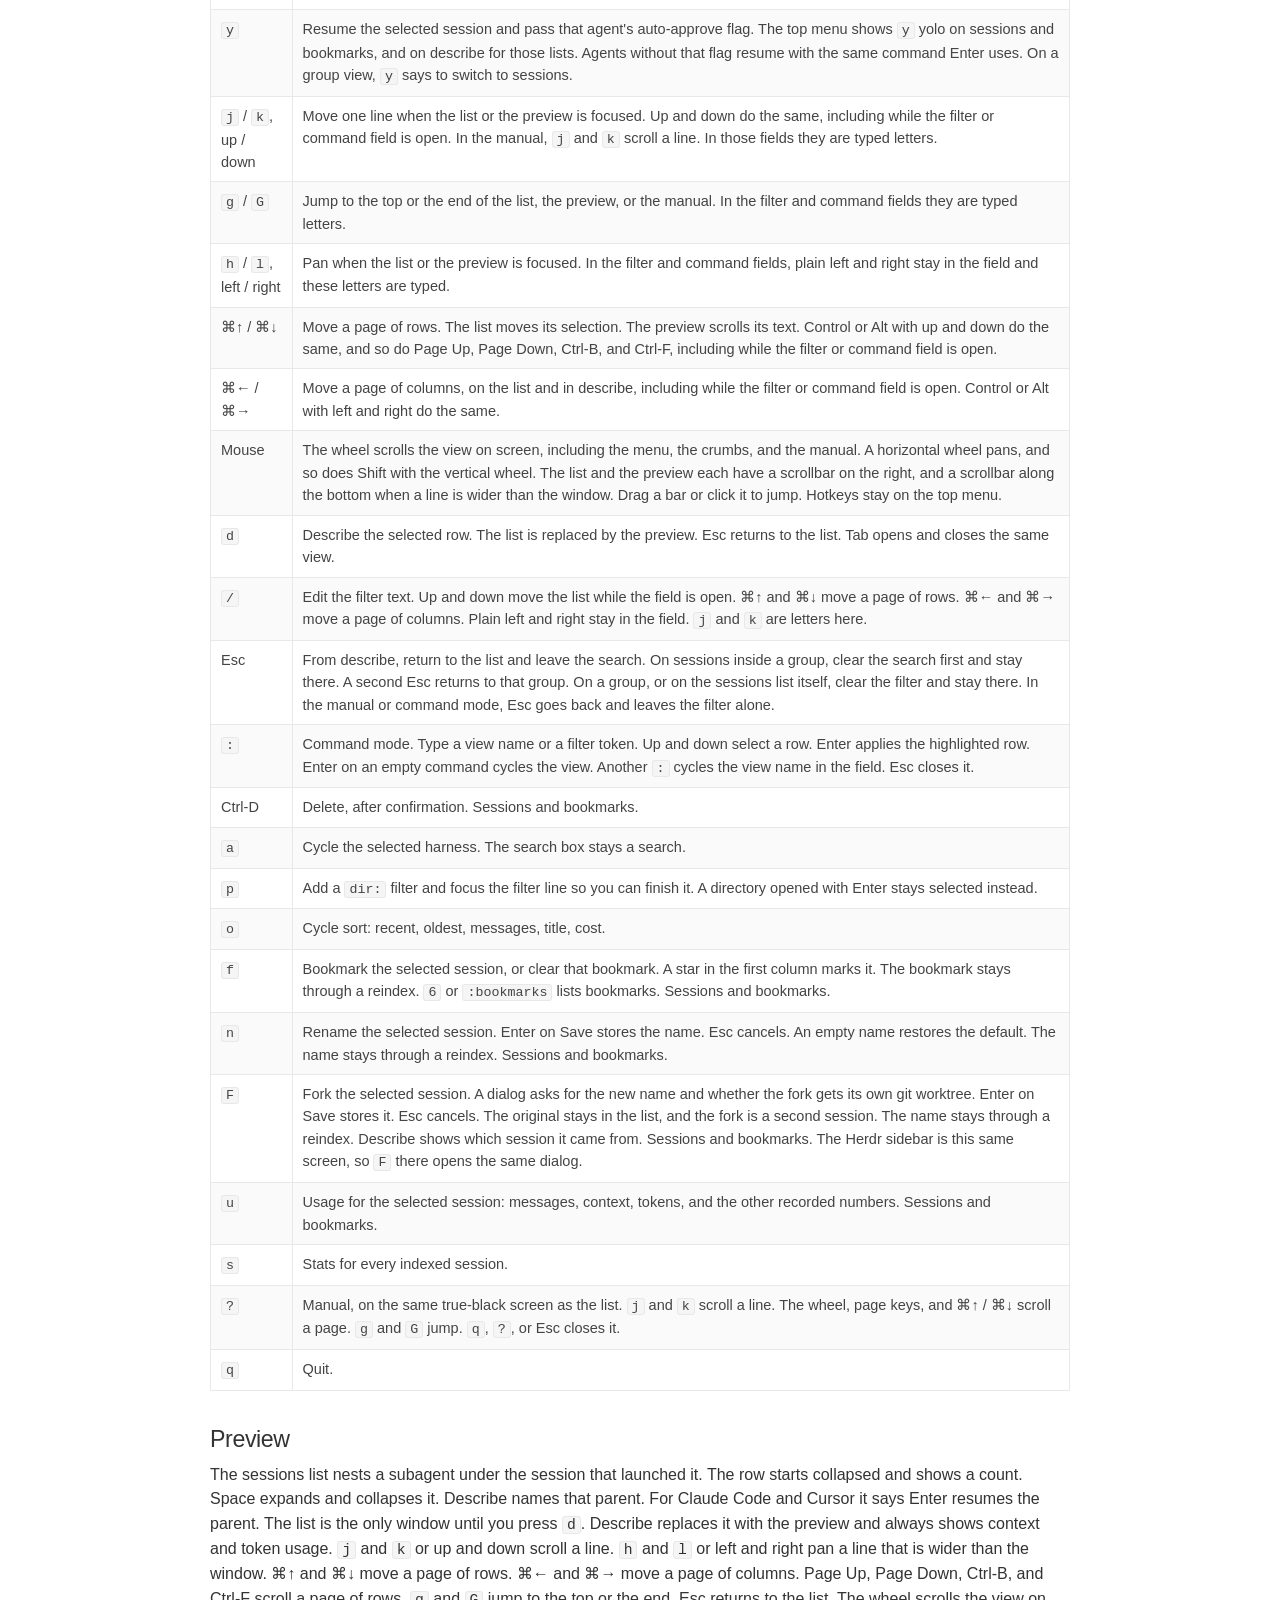
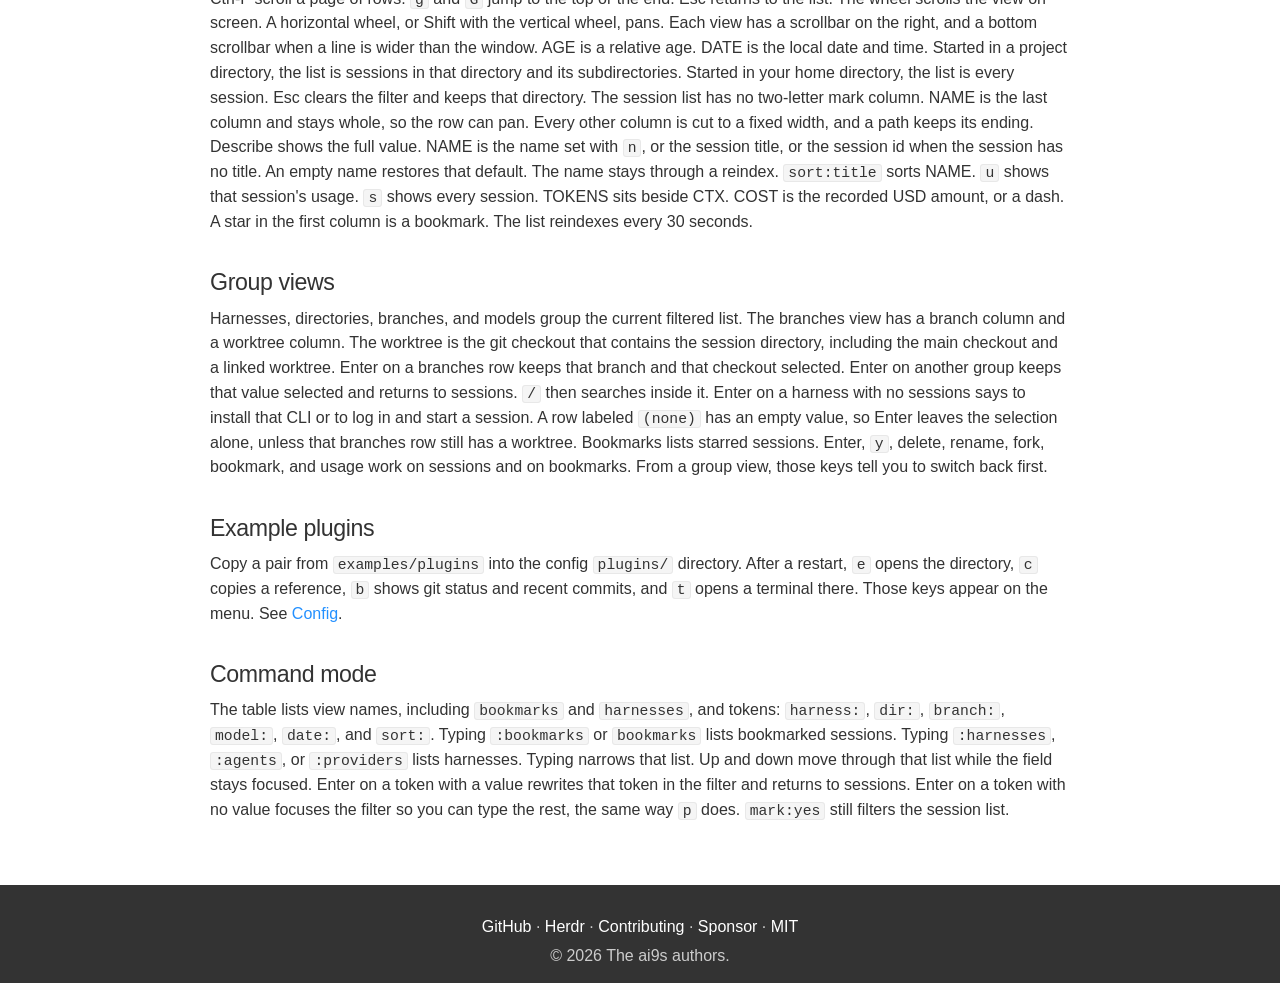
<file: site/keys.html>
<!DOCTYPE html>
<html lang="en">
<head>
  <meta charset="utf-8">
  <meta name="viewport" content="width=device-width, initial-scale=1">
  <title>Keys — ai9s</title>
  <meta name="description" content="ai9s keyboard shortcuts for views, filtering, preview, resume, and delete.">
  <link rel="stylesheet" href="css/main.css">
  <link rel="icon" href="assets/icon.svg" type="image/svg+xml">
  <link rel="canonical" href="https://ai9scli.io/keys.html">
</head>
<body>
  <header class="site-header">
    <a class="site-logo" href="index.html">ai9s</a>
    <p class="cite">AI session CLI to resume your harnesses in style!</p>
    <nav class="site-nav" aria-label="Documentation">
      <a href="install.html">Install</a>
      <a href="commands.html">Commands</a>
      <a href="keys.html" aria-current="page">Keys</a>
      <a href="agents.html">Harnesses</a>
      <a href="filters.html">Filters</a>
      <a href="config.html">Config</a>
      <a href="contributing.html">Contributing</a>
      <a href="https://github.com/AymanZahran/herdr-ai9s">Herdr</a>
      <a href="https://github.com/AymanZahran/ai9s">GitHub</a>
    </nav>
  </header>
  <main>
    <h1><span class="mark" aria-hidden="true">⌨</span> Keys</h1>
    <p>The same manual is inside the program. Press <code>?</code>. <code>j</code> and <code>k</code> scroll it, <code>g</code> and <code>G</code> jump, and Esc, <code>q</code>, or <code>?</code> returns to the list.</p>
    <p>Hotkeys are drawn in a grid at the top. View keys are the first row and the active view is bold. Actions continue on the rows under that, and installed plugin keys get rows of their own. Angle brackets mark the key, in the same style as k9s.</p>
    <figure class="shot">
      <img src="assets/shots/manual.png" alt="The scrollable manual.">
      <figcaption>The manual opened with <code>?</code>.</figcaption>
    </figure>
    <figure class="shot">
      <img src="assets/shots/command.png" alt="Command line with view and filter suggestions.">
      <figcaption>The command line opened with <code>:</code>.</figcaption>
    </figure>

    <div class="table-wrap">
      <table>
        <thead>
          <tr><th>Key</th><th>Action</th></tr>
        </thead>
        <tbody>
          <tr><td><code>1</code>–<code>6</code></td><td>Sessions, harnesses, directories, branches, models, bookmarks. Branches lists the git branch and the worktree that contains the session. <code>2</code> and <code>:harnesses</code> list harnesses. <code>:agents</code> and <code>:providers</code> still open that view. <code>6</code> and <code>:bookmarks</code> list bookmarked sessions.</td></tr>
          <tr><td>Enter</td><td>Resume the selected session. Quitting that session returns to ai9s, which takes the terminal back. On a group view, keep that group selected and return to sessions. <code>/</code> then searches inside it. On a harness with no sessions, ai9s says to install that CLI or to log in and start a session. On a Claude Code or Cursor subagent, Enter resumes the parent session.</td></tr>
          <tr><td>Space</td><td>Expand or collapse the subagents under the selected session. The row starts collapsed and shows a count. A search that matches a subagent keeps the parent on screen. Claude Code, Cursor, Grok Build, Codex, OpenCode, Hermes, OpenClaw, Kilo Code, MiniMax, Mistral Vibe, and MastraCode record that parent. Describe names the parent. The Herdr sidebar is this same list, so the tree is there after you quit and reopen it. <code>ai9s search</code> still prints one row per session.</td></tr>
          <tr><td><code>y</code></td><td>Resume the selected session and pass that agent's auto-approve flag. The top menu shows <code>y</code> yolo on sessions and bookmarks, and on describe for those lists. Agents without that flag resume with the same command Enter uses. On a group view, <code>y</code> says to switch to sessions.</td></tr>
          <tr><td><code>j</code> / <code>k</code>, up / down</td><td>Move one line when the list or the preview is focused. Up and down do the same, including while the filter or command field is open. In the manual, <code>j</code> and <code>k</code> scroll a line. In those fields they are typed letters.</td></tr>
          <tr><td><code>g</code> / <code>G</code></td><td>Jump to the top or the end of the list, the preview, or the manual. In the filter and command fields they are typed letters.</td></tr>
          <tr><td><code>h</code> / <code>l</code>, left / right</td><td>Pan when the list or the preview is focused. In the filter and command fields, plain left and right stay in the field and these letters are typed.</td></tr>
          <tr><td>⌘↑ / ⌘↓</td><td>Move a page of rows. The list moves its selection. The preview scrolls its text. Control or Alt with up and down do the same, and so do Page Up, Page Down, Ctrl-B, and Ctrl-F, including while the filter or command field is open.</td></tr>
          <tr><td>⌘← / ⌘→</td><td>Move a page of columns, on the list and in describe, including while the filter or command field is open. Control or Alt with left and right do the same.</td></tr>
          <tr><td>Mouse</td><td>The wheel scrolls the view on screen, including the menu, the crumbs, and the manual. A horizontal wheel pans, and so does Shift with the vertical wheel. The list and the preview each have a scrollbar on the right, and a scrollbar along the bottom when a line is wider than the window. Drag a bar or click it to jump. Hotkeys stay on the top menu.</td></tr>
          <tr><td><code>d</code></td><td>Describe the selected row. The list is replaced by the preview. Esc returns to the list. Tab opens and closes the same view.</td></tr>
          <tr><td><code>/</code></td><td>Edit the filter text. Up and down move the list while the field is open. ⌘↑ and ⌘↓ move a page of rows. ⌘← and ⌘→ move a page of columns. Plain left and right stay in the field. <code>j</code> and <code>k</code> are letters here.</td></tr>
          <tr><td>Esc</td><td>From describe, return to the list and leave the search. On sessions inside a group, clear the search first and stay there. A second Esc returns to that group. On a group, or on the sessions list itself, clear the filter and stay there. In the manual or command mode, Esc goes back and leaves the filter alone.</td></tr>
          <tr><td><code>:</code></td><td>Command mode. Type a view name or a filter token. Up and down select a row. Enter applies the highlighted row. Enter on an empty command cycles the view. Another <code>:</code> cycles the view name in the field. Esc closes it.</td></tr>
          <tr><td>Ctrl-D</td><td>Delete, after confirmation. Sessions and bookmarks.</td></tr>
          <tr><td><code>a</code></td><td>Cycle the selected harness. The search box stays a search.</td></tr>
          <tr><td><code>p</code></td><td>Add a <code>dir:</code> filter and focus the filter line so you can finish it. A directory opened with Enter stays selected instead.</td></tr>
          <tr><td><code>o</code></td><td>Cycle sort: recent, oldest, messages, title, cost.</td></tr>
          <tr><td><code>f</code></td><td>Bookmark the selected session, or clear that bookmark. A star in the first column marks it. The bookmark stays through a reindex. <code>6</code> or <code>:bookmarks</code> lists bookmarks. Sessions and bookmarks.</td></tr>
          <tr><td><code>n</code></td><td>Rename the selected session. Enter on Save stores the name. Esc cancels. An empty name restores the default. The name stays through a reindex. Sessions and bookmarks.</td></tr>
          <tr><td><code>F</code></td><td>Fork the selected session. A dialog asks for the new name and whether the fork gets its own git worktree. Enter on Save stores it. Esc cancels. The original stays in the list, and the fork is a second session. The name stays through a reindex. Describe shows which session it came from. Sessions and bookmarks. The Herdr sidebar is this same screen, so <code>F</code> there opens the same dialog.</td></tr>
          <tr><td><code>u</code></td><td>Usage for the selected session: messages, context, tokens, and the other recorded numbers. Sessions and bookmarks.</td></tr>
          <tr><td><code>s</code></td><td>Stats for every indexed session.</td></tr>
          <tr><td><code>?</code></td><td>Manual, on the same true-black screen as the list. <code>j</code> and <code>k</code> scroll a line. The wheel, page keys, and ⌘↑ / ⌘↓ scroll a page. <code>g</code> and <code>G</code> jump. <code>q</code>, <code>?</code>, or Esc closes it.</td></tr>
          <tr><td><code>q</code></td><td>Quit.</td></tr>
        </tbody>
      </table>
    </div>

    <h2>Preview</h2>
    <p>The sessions list nests a subagent under the session that launched it. The row starts collapsed and shows a count. Space expands and collapses it. Describe names that parent. For Claude Code and Cursor it says Enter resumes the parent. The list is the only window until you press <code>d</code>. Describe replaces it with the preview and always shows context and token usage. <code>j</code> and <code>k</code> or up and down scroll a line. <code>h</code> and <code>l</code> or left and right pan a line that is wider than the window. ⌘↑ and ⌘↓ move a page of rows. ⌘← and ⌘→ move a page of columns. Page Up, Page Down, Ctrl-B, and Ctrl-F scroll a page of rows. <code>g</code> and <code>G</code> jump to the top or the end. Esc returns to the list. The wheel scrolls the view on screen. A horizontal wheel, or Shift with the vertical wheel, pans. Each view has a scrollbar on the right, and a bottom scrollbar when a line is wider than the window. AGE is a relative age. DATE is the local date and time. Started in a project directory, the list is sessions in that directory and its subdirectories. Started in your home directory, the list is every session. Esc clears the filter and keeps that directory. The session list has no two-letter mark column. NAME is the last column and stays whole, so the row can pan. Every other column is cut to a fixed width, and a path keeps its ending. Describe shows the full value. NAME is the name set with <code>n</code>, or the session title, or the session id when the session has no title. An empty name restores that default. The name stays through a reindex. <code>sort:title</code> sorts NAME. <code>u</code> shows that session's usage. <code>s</code> shows every session. TOKENS sits beside CTX. COST is the recorded USD amount, or a dash. A star in the first column is a bookmark. The list reindexes every 30 seconds.</p>

    <h2>Group views</h2>
    <p>Harnesses, directories, branches, and models group the current filtered list. The branches view has a branch column and a worktree column. The worktree is the git checkout that contains the session directory, including the main checkout and a linked worktree. Enter on a branches row keeps that branch and that checkout selected. Enter on another group keeps that value selected and returns to sessions. <code>/</code> then searches inside it. Enter on a harness with no sessions says to install that CLI or to log in and start a session. A row labeled <code>(none)</code> has an empty value, so Enter leaves the selection alone, unless that branches row still has a worktree. Bookmarks lists starred sessions. Enter, <code>y</code>, delete, rename, fork, bookmark, and usage work on sessions and on bookmarks. From a group view, those keys tell you to switch back first.</p>

    <h2>Example plugins</h2>
    <p>Copy a pair from <code>examples/plugins</code> into the config <code>plugins/</code> directory. After a restart, <code>e</code> opens the directory, <code>c</code> copies a reference, <code>b</code> shows git status and recent commits, and <code>t</code> opens a terminal there. Those keys appear on the menu. See <a href="config.html">Config</a>.</p>

    <h2>Command mode</h2>
    <p>The table lists view names, including <code>bookmarks</code> and <code>harnesses</code>, and tokens: <code>harness:</code>, <code>dir:</code>, <code>branch:</code>, <code>model:</code>, <code>date:</code>, and <code>sort:</code>. Typing <code>:bookmarks</code> or <code>bookmarks</code> lists bookmarked sessions. Typing <code>:harnesses</code>, <code>:agents</code>, or <code>:providers</code> lists harnesses. Typing narrows that list. Up and down move through that list while the field stays focused. Enter on a token with a value rewrites that token in the filter and returns to sessions. Enter on a token with no value focuses the filter so you can type the rest, the same way <code>p</code> does. <code>mark:yes</code> still filters the session list.</p>
  </main>
  <footer class="site-footer">
    <p><a href="https://github.com/AymanZahran/ai9s">GitHub</a> · <a href="https://github.com/AymanZahran/herdr-ai9s">Herdr</a> · <a href="contributing.html">Contributing</a> · <a href="https://github.com/sponsors/AymanZahran">Sponsor</a> · <a href="https://github.com/AymanZahran/ai9s/blob/main/LICENSE">MIT</a></p>
    <p>© 2026 The ai9s authors.</p>
  </footer>
</body>
</html>
</file>
<file: site/css/main.css>
:root {
  --text: #333;
  --muted: #555;
  --link: #2390ff;
  --link-hover: #4c49ff;
  --blue: #2a55f4;
  --line: #e8e8e8;
  --code: #f5f5f5;
  --footer: #333;
  --max: 860px;
}

* { box-sizing: border-box; }

html { scroll-behavior: smooth; }
img { max-width: 100%; height: auto; }

body {
  margin: 0;
  color: var(--text);
  background: #fff;
  font: 400 16px/1.55 "Helvetica Neue", Helvetica, Arial, sans-serif;
  display: flex;
  min-height: 100vh;
  flex-direction: column;
}

a { color: var(--link); text-decoration: none; }
a:hover { color: var(--link-hover); text-decoration: underline; }

.site-header,
main,
.site-footer {
  min-width: 0;
  max-width: 100%;
}

.site-header {
  text-align: center;
  padding: 28px 16px 6px;
}

.site-logo {
  color: #333;
  font-size: clamp(3rem, 8vw, 4.6rem);
  font-weight: 700;
  letter-spacing: -1.5px;
  line-height: 1;
}

.site-logo:hover { color: var(--blue); text-decoration: none; }

.cite {
  margin: 12px auto 0;
  max-width: min(18em, 100%);
  color: #444;
  font-style: italic;
  font-size: clamp(1.15rem, 4vw, 1.75rem);
  line-height: 1.25;
}

.site-nav {
  display: flex;
  flex-wrap: wrap;
  justify-content: center;
  gap: 6px 14px;
  width: 100%;
  margin: 16px auto 0;
  max-width: 720px;
  font-size: 15px;
}

.site-nav a[aria-current="page"] {
  color: #333;
  font-weight: 700;
  text-decoration: none;
}

.hero {
  display: block;
  width: min(640px, calc(100% - 8px));
  max-width: 100%;
  height: auto;
  margin: 22px auto 4px;
  filter: drop-shadow(6px 6px 8px #373831);
}

main {
  flex: 1;
  width: min(var(--max), calc(100% - 32px));
  margin: 0 auto 48px;
}

h1, h2, h3 { font-weight: 500; letter-spacing: -0.4px; line-height: 1.2; }
h1 { font-size: 2rem; margin: 1.5em 0 0.45em; }
h2 { font-size: 1.45rem; margin: 1.5em 0 0.4em; }
h3 { font-size: 1.15rem; margin: 1.3em 0 0.35em; }

h1 .mark, h2 .mark { color: var(--blue); margin-right: 0.25em; }

p { margin: 0 0 0.9em; }

ul, ol { margin: 0 0 1em 1.25em; padding: 0; }
li { margin: 0.25em 0; }
li > ul { margin-bottom: 0.2em; }

code {
  font-family: ui-monospace, SFMono-Regular, Menlo, Consolas, monospace;
  font-size: 0.92em;
}

p code, li code, td code {
  background: var(--code);
  border: 1px solid var(--line);
  border-radius: 3px;
  padding: 0 4px;
}

pre,
.term,
.table-wrap {
  max-width: 100%;
}

pre {
  background: var(--code);
  border: 1px solid var(--line);
  border-radius: 4px;
  padding: 12px 14px;
  overflow-x: auto;
  font-size: 14px;
  line-height: 1.45;
}

pre code { background: transparent; border: 0; padding: 0; font-size: inherit; }

.table-wrap { overflow-x: auto; margin: 0 0 1.2em; }

table {
  border-collapse: collapse;
  width: 100%;
  min-width: 640px;
  color: #444;
  font-size: 14.5px;
}

th, td {
  border: 1px solid var(--line);
  padding: 8px 10px;
  text-align: left;
  vertical-align: top;
}

th { background: #f0f0f0; color: #333; }
tr:nth-child(even) td { background: #fafafa; }

.note {
  border: 1px dashed #e0a100;
  color: #7a5200;
  padding: 8px 12px;
  margin: 0 0 1em;
  font-style: italic;
}

figure.shot {
  margin: 8px 0 20px;
}
figure.shot img {
  display: block;
  background: #000;
  border-radius: 8px;
  filter: drop-shadow(8px 8px 10px #373831);
}
figure.shot figcaption {
  color: #666;
  font-size: 14px;
  margin-top: 6px;
}

.term {
  background: #000;
  color: #fff;
  border-radius: 8px;
  margin: 8px 0 16px;
  padding: 14px 16px 12px;
  overflow-x: auto;
  filter: drop-shadow(8px 8px 10px #373831);
  font-family: ui-monospace, SFMono-Regular, Menlo, Consolas, monospace;
  font-size: 12.5px;
  line-height: 1.45;
}

.term .row { white-space: pre; }
.term .y { color: #e6c200; }
.term .num { color: #ffdead; }
.term .key { color: #fff; }
.term .crumbs { background: #000; color: #fff; }
.term .dim { color: #808080; }
.term .b { color: #fff; font-weight: 700; }
.term .sel { background: #fff; color: #000; }
.term .pane {
  margin-top: 8px;
  border-top: 1px solid #333;
  padding-top: 8px;
}

.claude { color: #e8a04a; }
.codex { color: #3ddc84; }
.hermes { color: #ffd700; }
.kiro { color: #a78bfa; }

.site-footer {
  background: var(--footer);
  color: #ccc;
  text-align: center;
  padding: 26px 16px 30px;
}

.site-footer a { color: #fff; }
.site-footer p { margin: 0.25em 0; }

@media (max-width: 600px) {
  main { width: min(var(--max), calc(100% - 24px)); }
  h1 { font-size: 1.6rem; }
}
</file>
